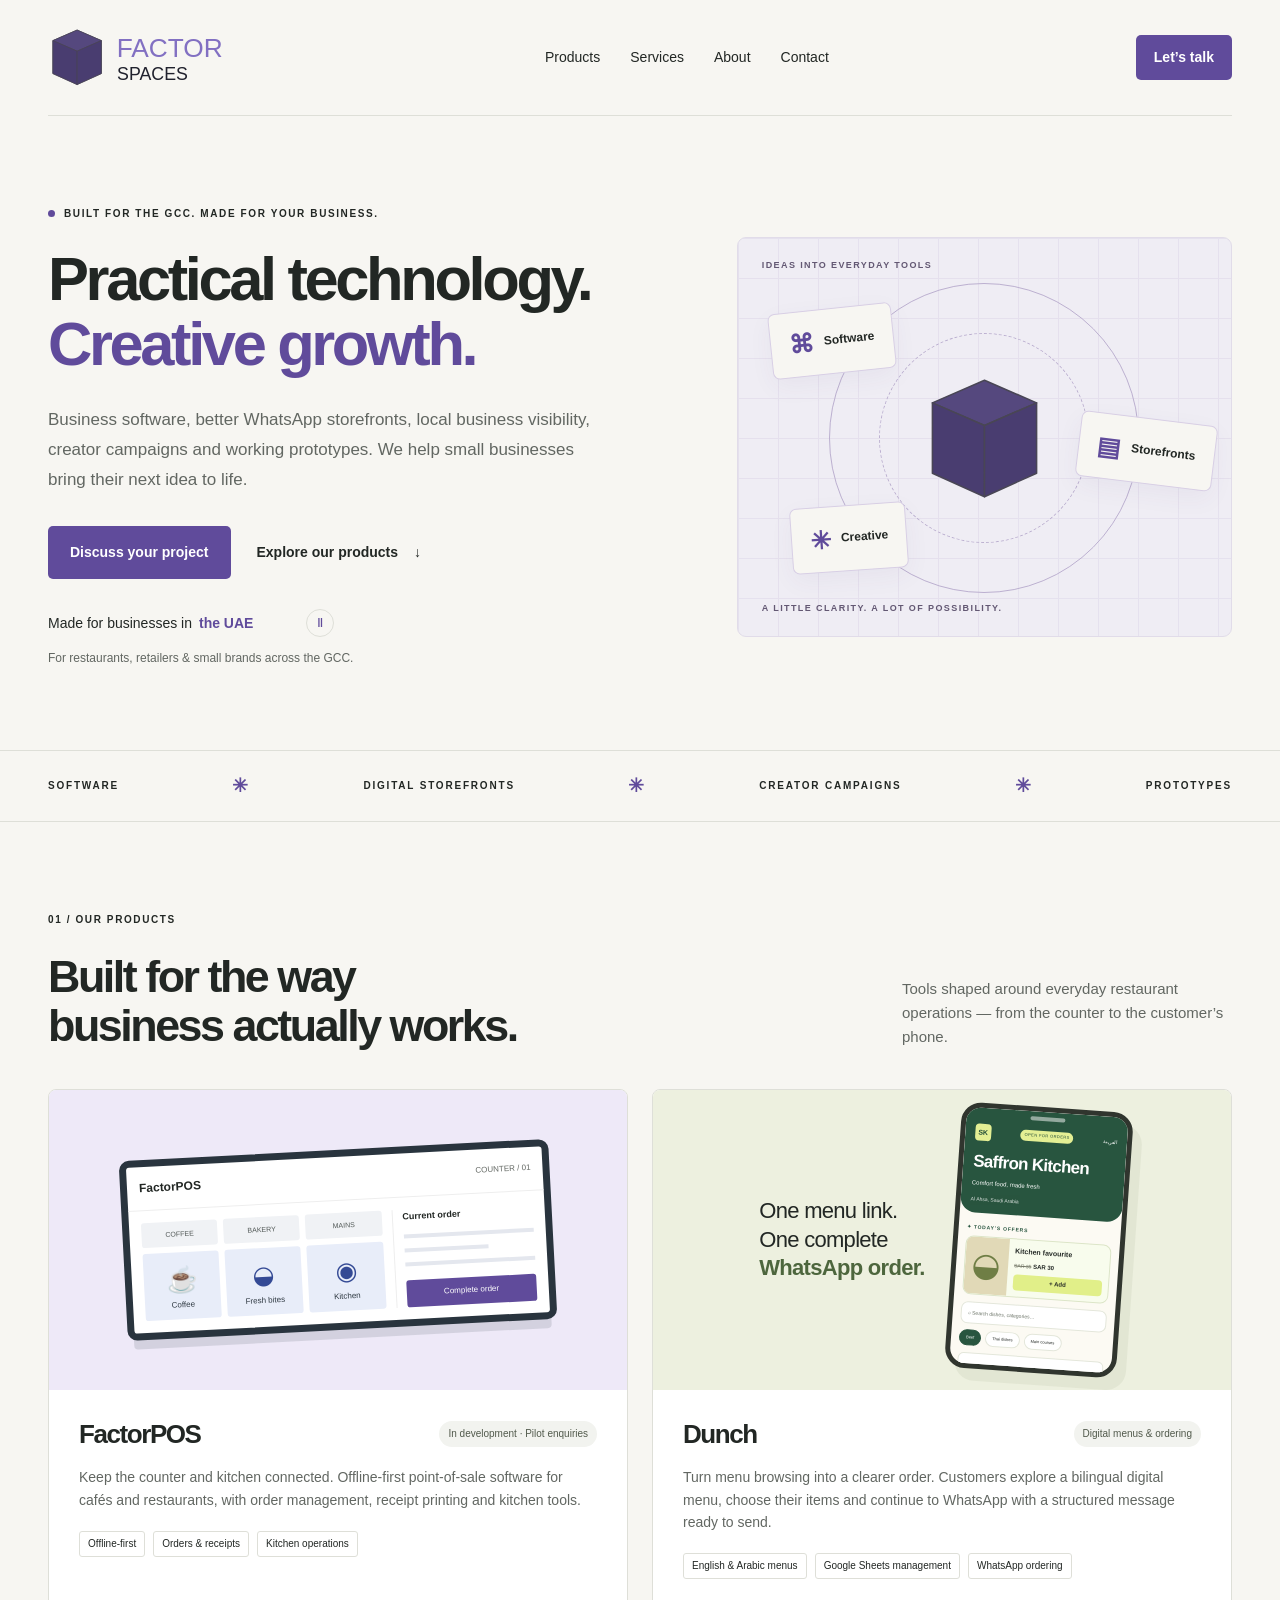
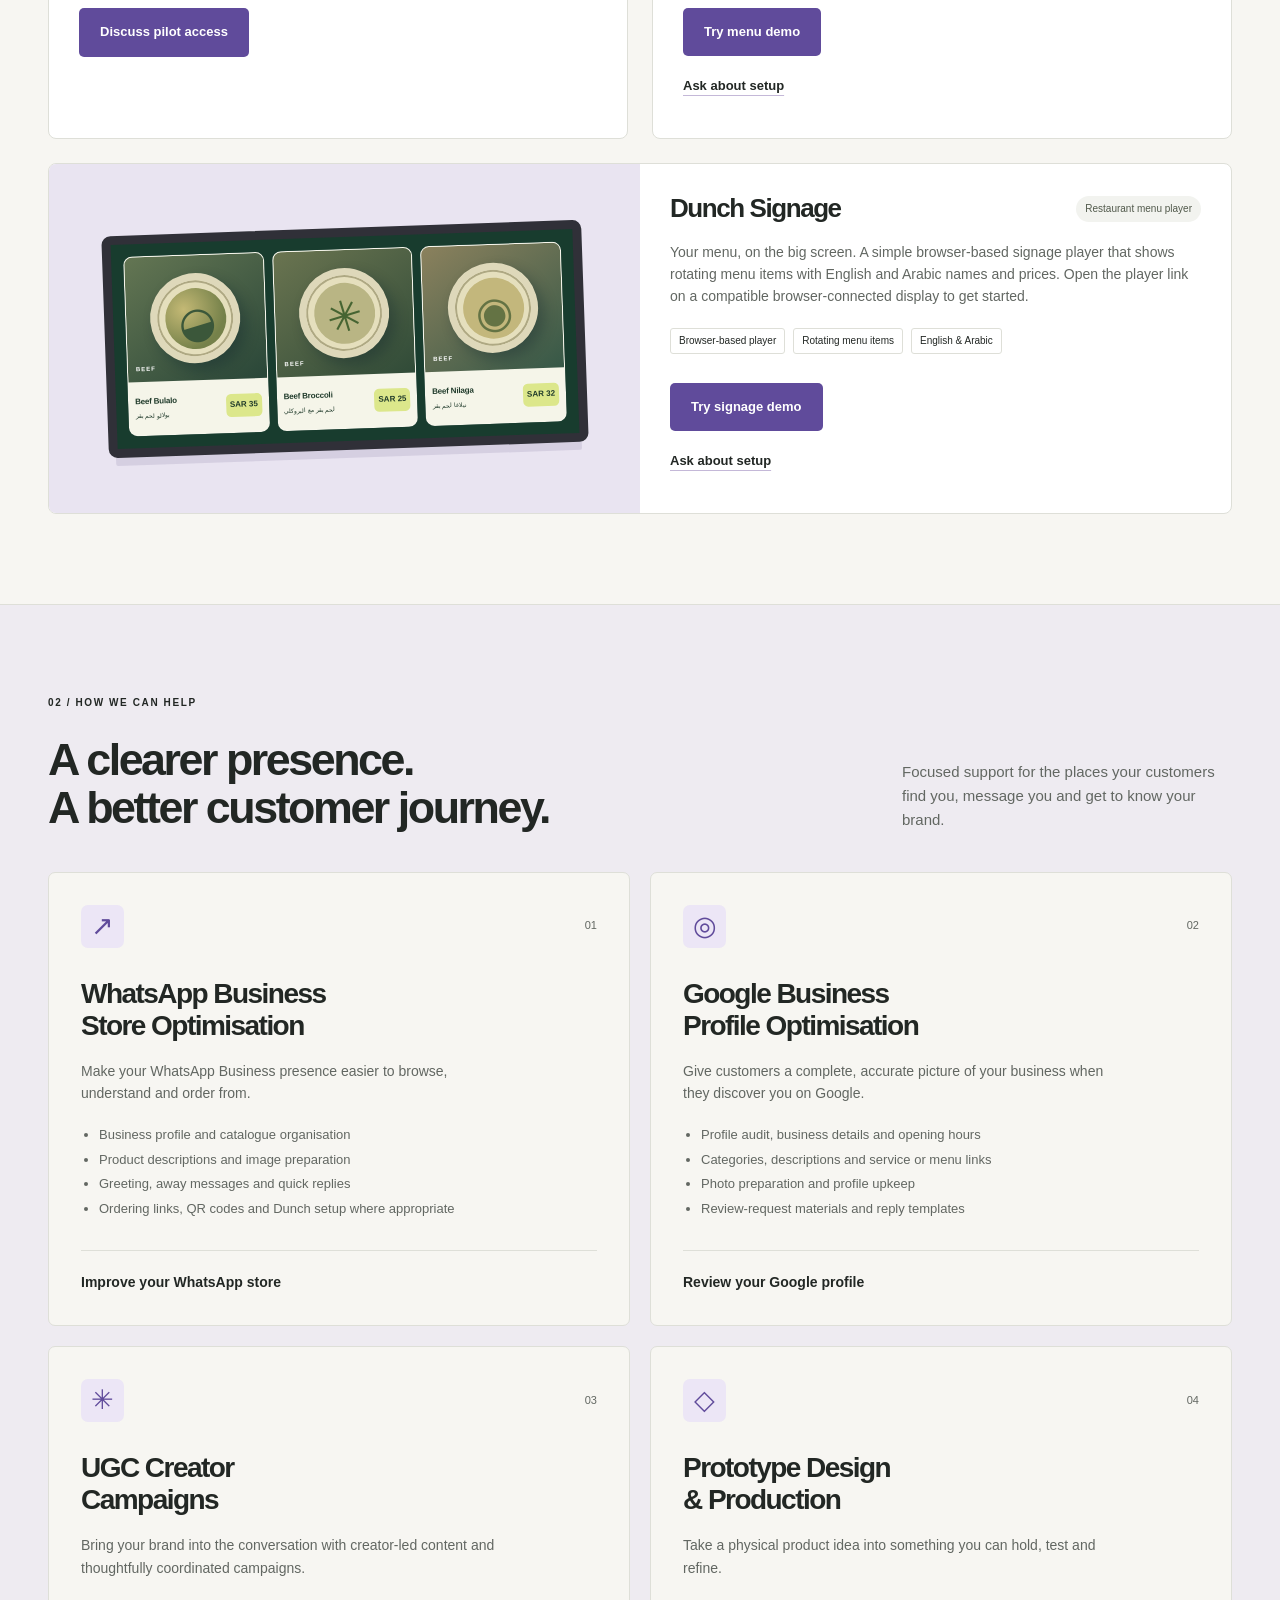
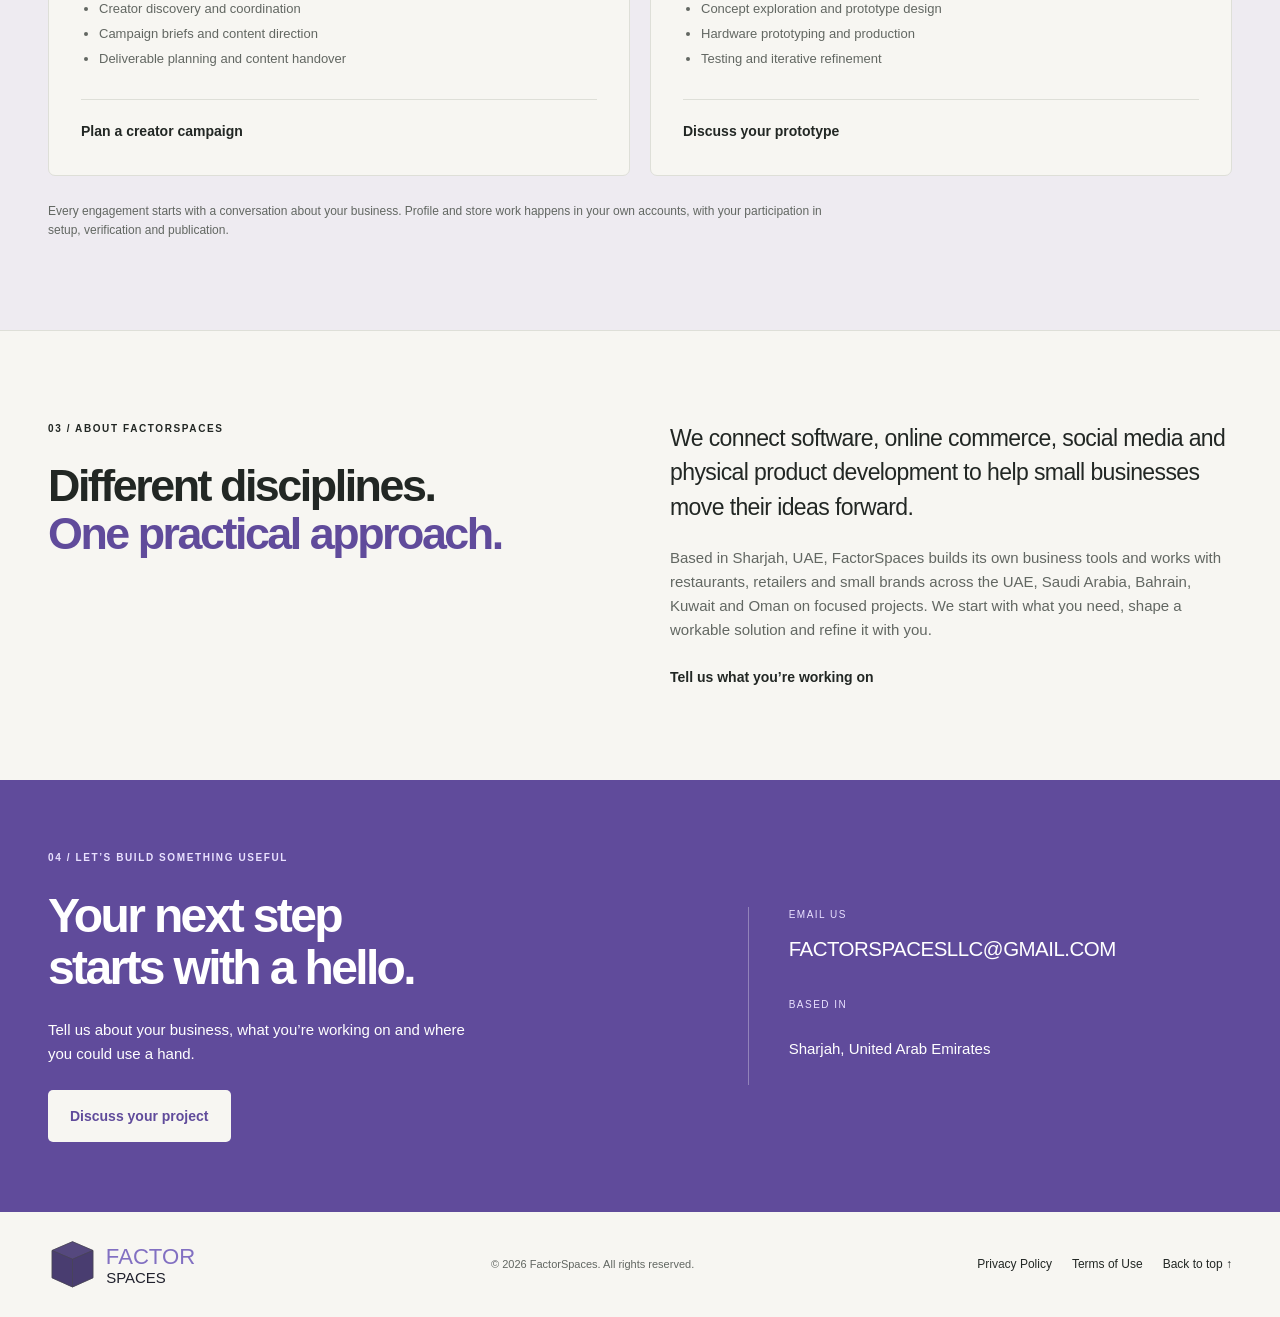
<file: index.html>
<!DOCTYPE html>
<html lang="en">
<head>
  <meta charset="UTF-8">
  <meta name="viewport" content="width=device-width, initial-scale=1">
  <meta name="theme-color" content="#f7f6f2">
  <title>FactorSpaces | Practical technology. Creative growth.</title>
  <meta name="description" content="FactorSpaces helps GCC restaurants, retailers and small brands with business software, WhatsApp storefronts, Google Business Profiles, creator campaigns and prototypes.">
  <link rel="canonical" href="https://www.factorspaces.com/">
  <meta property="og:type" content="website">
  <meta property="og:title" content="FactorSpaces | Practical technology. Creative growth.">
  <meta property="og:description" content="Business software, better digital storefronts, creator campaigns and working prototypes. Built around your business across the GCC.">
  <meta property="og:url" content="https://www.factorspaces.com/">
  <meta property="og:site_name" content="FactorSpaces">
  <meta name="twitter:card" content="summary">
  <meta name="twitter:title" content="FactorSpaces | Practical technology. Creative growth.">
  <meta name="twitter:description" content="Software, storefronts, creator campaigns and prototypes for GCC small businesses.">
  <link rel="icon" type="image/svg+xml" href="assets/factorspaces-cube.svg">
  <link rel="stylesheet" href="style.css?v=8a98887b96">
</head>
<body>
  <a class="skip-link" href="#main">Skip to content</a>
  <header class="site-header wrap">
    <a class="brand" href="#home" aria-label="FactorSpaces home"><img class="brand-logo" src="assets/factorspaces-logo.svg" alt="FactorSpaces" width="470" height="145"></a>
    <nav aria-label="Main navigation"><a href="#products">Products</a><a href="#services">Services</a><a href="#about">About</a><a href="#contact">Contact</a></nav>
    <a class="button small header-cta" href="mailto:factorspacesllc@gmail.com?subject=FactorSpaces%20project%20enquiry">Let’s talk</a>
  </header>
  <main id="main">
    <section id="home" class="hero wrap">
      <div class="hero-copy"><p class="eyebrow"><span class="dot"></span> BUILT FOR THE GCC. MADE FOR YOUR BUSINESS.</p><h1>Practical technology.<br><em>Creative growth.</em></h1><p class="intro">Business software, better WhatsApp storefronts, local business visibility, creator campaigns and working prototypes. We help small businesses bring their next idea to life.</p><div class="hero-actions"><a class="button" href="mailto:factorspacesllc@gmail.com?subject=FactorSpaces%20project%20enquiry">Discuss your project</a><a class="text-link" href="#products">Explore our products <span aria-hidden="true">↓</span></a></div><div class="market-showcase"><p class="market-line">Made for businesses in <strong id="market-name">the UAE</strong><span class="market-controls" hidden><button id="market-toggle" type="button" aria-label="Pause country rotation">Ⅱ</button></span></p><p class="hero-note">For restaurants, retailers &amp; small brands across the GCC.</p></div></div>
      <div class="hero-art" role="img" aria-label="Illustration connecting a business storefront, software, and creative ideas">
        <div class="art-grid"></div><div class="orbit orbit-one"></div><div class="orbit orbit-two"></div><span class="art-label top-label">IDEAS INTO EVERYDAY TOOLS</span><div class="art-tile tile-software"><span class="tile-symbol">⌘</span><span>Software</span></div><div class="art-center"><img class="hero-cube" src="assets/factorspaces-cube.svg" alt="" width="144" height="154"></div><div class="art-tile tile-store"><span class="tile-symbol">▤</span><span>Storefronts</span></div><div class="art-tile tile-create"><span class="tile-symbol">✳</span><span>Creative</span></div><span class="art-label bottom-label">A LITTLE CLARITY. A LOT OF POSSIBILITY.</span>
      </div>
    </section>
    <div class="capability-strip"><div class="wrap"><span>SOFTWARE</span><span aria-hidden="true">✳</span><span>DIGITAL STOREFRONTS</span><span aria-hidden="true">✳</span><span>CREATOR CAMPAIGNS</span><span aria-hidden="true">✳</span><span>PROTOTYPES</span></div></div>
    <section id="products" class="section wrap">
      <div class="section-heading"><div><p class="eyebrow">01 / OUR PRODUCTS</p><h2>Built for the way<br>business actually works.</h2></div><p>Tools shaped around everyday restaurant operations — from the counter to the customer’s phone.</p></div>
      <div class="product-grid">
        <article class="product-card"><div class="product-visual pos-visual"><div class="mock-pos" aria-hidden="true"><div class="mock-top"><strong>FactorPOS</strong><span>COUNTER / 01</span></div><div class="pos-body"><div class="pos-items"><span>COFFEE</span><span>BAKERY</span><span>MAINS</span><span class="food-tile">☕<small>Coffee</small></span><span class="food-tile">◒<small>Fresh bites</small></span><span class="food-tile">◉<small>Kitchen</small></span></div><div class="pos-order"><b>Current order</b><div class="mock-line"></div><div class="mock-line short"></div><div class="mock-line"></div><span class="mock-pay">Complete order</span></div></div></div></div><div class="product-copy"><div class="product-title"><h3>FactorPOS</h3><span class="status">In development · Pilot enquiries</span></div><p>Keep the counter and kitchen connected. Offline-first point-of-sale software for cafés and restaurants, with order management, receipt printing and kitchen tools.</p><div class="tags"><span>Offline-first</span><span>Orders &amp; receipts</span><span>Kitchen operations</span></div><div class="product-actions"><a class="button product-cta" href="mailto:factorspacesllc@gmail.com?subject=FactorPOS%20pilot%20enquiry">Discuss pilot access</a></div></div></article>
        <article class="product-card"><div class="product-visual dunch-visual"><span class="dunch-side">One menu link.<br>One complete<br><strong>WhatsApp order.</strong></span><div class="mock-phone menu-inspired" aria-hidden="true"><div class="phone-speaker"></div><div class="menu-preview-header"><div class="menu-preview-top"><span>SK</span><small>OPEN FOR ORDERS</small><span>العربية</span></div><b>Saffron Kitchen</b><p>Comfort food, made fresh</p><span class="menu-preview-location">Al Ahsa, Saudi Arabia</span></div><div class="menu-preview-content"><small class="menu-offer-label">✦ TODAY’S OFFERS</small><div class="menu-preview-offer"><span class="menu-dish">◒</span><div><b>Kitchen favourite</b><small><s>SAR 35</s> <strong>SAR 30</strong></small><span class="menu-add">+ Add</span></div></div><div class="menu-preview-search">⌕ Search dishes, categories…</div><div class="menu-preview-chips"><span>Beef</span><span>Thai dishes</span><span>Main courses</span></div><div class="menu-preview-item"><span>◉</span><div><b>Fresh from the kitchen</b><small>SAR 25</small></div><span class="menu-item-add">+</span></div></div></div></div><div class="product-copy"><div class="product-title"><h3>Dunch</h3><span class="status">Digital menus &amp; ordering</span></div><p>Turn menu browsing into a clearer order. Customers explore a bilingual digital menu, choose their items and continue to WhatsApp with a structured message ready to send.</p><div class="tags"><span>English &amp; Arabic menus</span><span>Google Sheets management</span><span>WhatsApp ordering</span></div><div class="product-actions"><a class="button product-cta" href="https://dunch.vercel.app/dunch" target="_blank" rel="noopener noreferrer">Try menu demo<span class="sr-only"> (opens in a new tab)</span></a><a class="text-link" href="mailto:factorspacesllc@gmail.com?subject=Dunch%20setup%20enquiry">Ask about setup</a></div></div></article>
        <article class="product-card signage-card"><div class="product-visual signage-visual"><div class="mock-screen signage-inspired" aria-hidden="true"><div class="signage-menu"><div class="signage-dish-card"><div class="signage-dish-art dish-one"><span class="dish-plate"><span>◒</span></span><small>BEEF</small></div><div class="signage-dish-info"><div><b>Beef Bulalo</b><span lang="ar" dir="rtl">بولالو لحم بقر</span></div><strong>SAR 35</strong></div></div><div class="signage-dish-card"><div class="signage-dish-art dish-two"><span class="dish-plate"><span>✳</span></span><small>BEEF</small></div><div class="signage-dish-info"><div><b>Beef Broccoli</b><span lang="ar" dir="rtl">لحم بقر مع البروكلي</span></div><strong>SAR 25</strong></div></div><div class="signage-dish-card"><div class="signage-dish-art dish-three"><span class="dish-plate"><span>◉</span></span><small>BEEF</small></div><div class="signage-dish-info"><div><b>Beef Nilaga</b><span lang="ar" dir="rtl">نيلاغا لحم بقر</span></div><strong>SAR 32</strong></div></div></div></div></div><div class="product-copy"><div class="product-title"><h3>Dunch Signage</h3><span class="status">Restaurant menu player</span></div><p>Your menu, on the big screen. A simple browser-based signage player that shows rotating menu items with English and Arabic names and prices. Open the player link on a compatible browser-connected display to get started.</p><div class="tags"><span>Browser-based player</span><span>Rotating menu items</span><span>English &amp; Arabic</span></div><div class="product-actions"><a class="button product-cta" href="https://dunch.vercel.app/player/dunch" target="_blank" rel="noopener noreferrer">Try signage demo<span class="sr-only"> (opens in a new tab)</span></a><a class="text-link" href="mailto:factorspacesllc@gmail.com?subject=Dunch%20Signage%20setup%20enquiry">Ask about setup</a></div></div></article>
      </div>
    </section>
    <section id="services" class="section services-section"><div class="wrap"><div class="section-heading"><div><p class="eyebrow">02 / HOW WE CAN HELP</p><h2>A clearer presence.<br>A better customer journey.</h2></div><p>Focused support for the places your customers find you, message you and get to know your brand.</p></div><div class="service-grid">
      <article class="service-card"><div class="service-top"><span class="service-icon" aria-hidden="true">↗</span><span class="service-number">01</span></div><h3>WhatsApp Business<br>Store Optimisation</h3><p>Make your WhatsApp Business presence easier to browse, understand and order from.</p><ul><li>Business profile and catalogue organisation</li><li>Product descriptions and image preparation</li><li>Greeting, away messages and quick replies</li><li>Ordering links, QR codes and Dunch setup where appropriate</li></ul><a class="text-link" href="mailto:factorspacesllc@gmail.com?subject=WhatsApp%20Business%20store%20optimisation%20enquiry">Improve your WhatsApp store</a></article>
      <article class="service-card"><div class="service-top"><span class="service-icon" aria-hidden="true">◎</span><span class="service-number">02</span></div><h3>Google Business<br>Profile Optimisation</h3><p>Give customers a complete, accurate picture of your business when they discover you on Google.</p><ul><li>Profile audit, business details and opening hours</li><li>Categories, descriptions and service or menu links</li><li>Photo preparation and profile upkeep</li><li>Review-request materials and reply templates</li></ul><a class="text-link" href="mailto:factorspacesllc@gmail.com?subject=Google%20Business%20Profile%20optimisation%20enquiry">Review your Google profile</a></article>
      <article class="service-card"><div class="service-top"><span class="service-icon" aria-hidden="true">✳</span><span class="service-number">03</span></div><h3>UGC Creator<br>Campaigns</h3><p>Bring your brand into the conversation with creator-led content and thoughtfully coordinated campaigns.</p><ul><li>Creator discovery and coordination</li><li>Campaign briefs and content direction</li><li>Deliverable planning and content handover</li></ul><a class="text-link" href="mailto:factorspacesllc@gmail.com?subject=UGC%20creator%20campaign%20enquiry">Plan a creator campaign</a></article>
      <article class="service-card"><div class="service-top"><span class="service-icon" aria-hidden="true">◇</span><span class="service-number">04</span></div><h3>Prototype Design<br>&amp; Production</h3><p>Take a physical product idea into something you can hold, test and refine.</p><ul><li>Concept exploration and prototype design</li><li>Hardware prototyping and production</li><li>Testing and iterative refinement</li></ul><a class="text-link" href="mailto:factorspacesllc@gmail.com?subject=Prototype%20design%20and%20production%20enquiry">Discuss your prototype</a></article>
    </div><p class="service-note">Every engagement starts with a conversation about your business. Profile and store work happens in your own accounts, with your participation in setup, verification and publication.</p></div></section>
    <section id="about" class="section wrap about-section"><div><p class="eyebrow">03 / ABOUT FACTORSPACES</p><h2>Different disciplines.<br><em>One practical approach.</em></h2></div><div class="about-copy"><p class="large-copy">We connect software, online commerce, social media and physical product development to help small businesses move their ideas forward.</p><p>Based in Sharjah, UAE, FactorSpaces builds its own business tools and works with restaurants, retailers and small brands across the UAE, Saudi Arabia, Bahrain, Kuwait and Oman on focused projects. We start with what you need, shape a workable solution and refine it with you.</p><a class="text-link" href="mailto:factorspacesllc@gmail.com?subject=Working%20with%20FactorSpaces">Tell us what you’re working on</a></div></section>
    <section id="contact" class="contact-section"><div class="wrap contact-inner"><div><p class="eyebrow">04 / LET’S BUILD SOMETHING USEFUL</p><h2>Your next step<br>starts with a hello.</h2><p>Tell us about your business, what you’re working on and where you could use a hand.</p><a class="button light" href="mailto:factorspacesllc@gmail.com?subject=FactorSpaces%20project%20enquiry">Discuss your project</a></div><div class="contact-details"><span>EMAIL US</span><a href="mailto:factorspacesllc@gmail.com?subject=FactorSpaces%20general%20enquiry">FACTORSPACESLLC@GMAIL.COM</a><span>BASED IN</span><p>Sharjah, United Arab Emirates</p></div></div></section>
  </main>
  <footer class="wrap"><a class="brand" href="#home"><img class="brand-logo" src="assets/factorspaces-logo.svg" alt="FactorSpaces" width="470" height="145"></a><p>© 2026 FactorSpaces. All rights reserved.</p><nav class="legal-links" aria-label="Footer navigation"><a href="privacy.html">Privacy Policy</a><a href="terms.html">Terms of Use</a><a href="#home">Back to top ↑</a></nav></footer>
  <dialog id="contact-dialog" aria-labelledby="contact-title"><button class="dialog-close" type="button" aria-label="Close enquiry form">×</button><p class="eyebrow">LET’S TALK</p><h2 id="contact-title">Tell us about your project</h2><p>Share a few details so we can get back to you.</p><form id="enquiry-form" action="https://formsubmit.co/factorspacesllc@gmail.com" method="POST"><input type="hidden" name="_subject" value="FactorSpaces website enquiry"><input type="hidden" name="_next" value="https://www.factorspaces.com/thanks.html"><input type="hidden" name="_template" value="table"><input type="hidden" name="_url" value="https://www.factorspaces.com/"><label>Your name<input name="name" autocomplete="name" required maxlength="120"></label><label>Email address<input name="email" type="email" autocomplete="email" required maxlength="254"></label><label>Business name <span>(optional)</span><input name="company" autocomplete="organization" maxlength="160"></label><label>What can we help with?<select name="service" required><option value="General enquiry">General enquiry</option><option>FactorPOS pilot</option><option>Dunch menu setup</option><option>Dunch Signage setup</option><option>WhatsApp Business optimisation</option><option>Google Business Profile optimisation</option><option>UGC creator campaign</option><option>Prototype design and production</option></select></label><label>Your message<textarea name="message" rows="4" required minlength="10" maxlength="5000" placeholder="What are you working on, and how can we help?"></textarea></label><div class="form-trap" aria-hidden="true"><label>Leave this empty<input name="_honey" tabindex="-1" autocomplete="off"></label></div><p class="form-privacy">Your details are sent through FormSubmit to our inbox to respond to your enquiry. See our <a href="privacy.html" target="_blank" rel="noopener">Privacy Policy<span class="sr-only"> (opens in a new tab)</span></a>. Please don’t include passwords or sensitive documents.</p><button class="button form-submit" type="submit">Send enquiry</button><p id="form-status" role="status">You’ll continue to FormSubmit to complete any spam check.</p></form></dialog>
  <script src="script.js?v=91b30cb90d" defer></script>
</body>
</html>
</file>
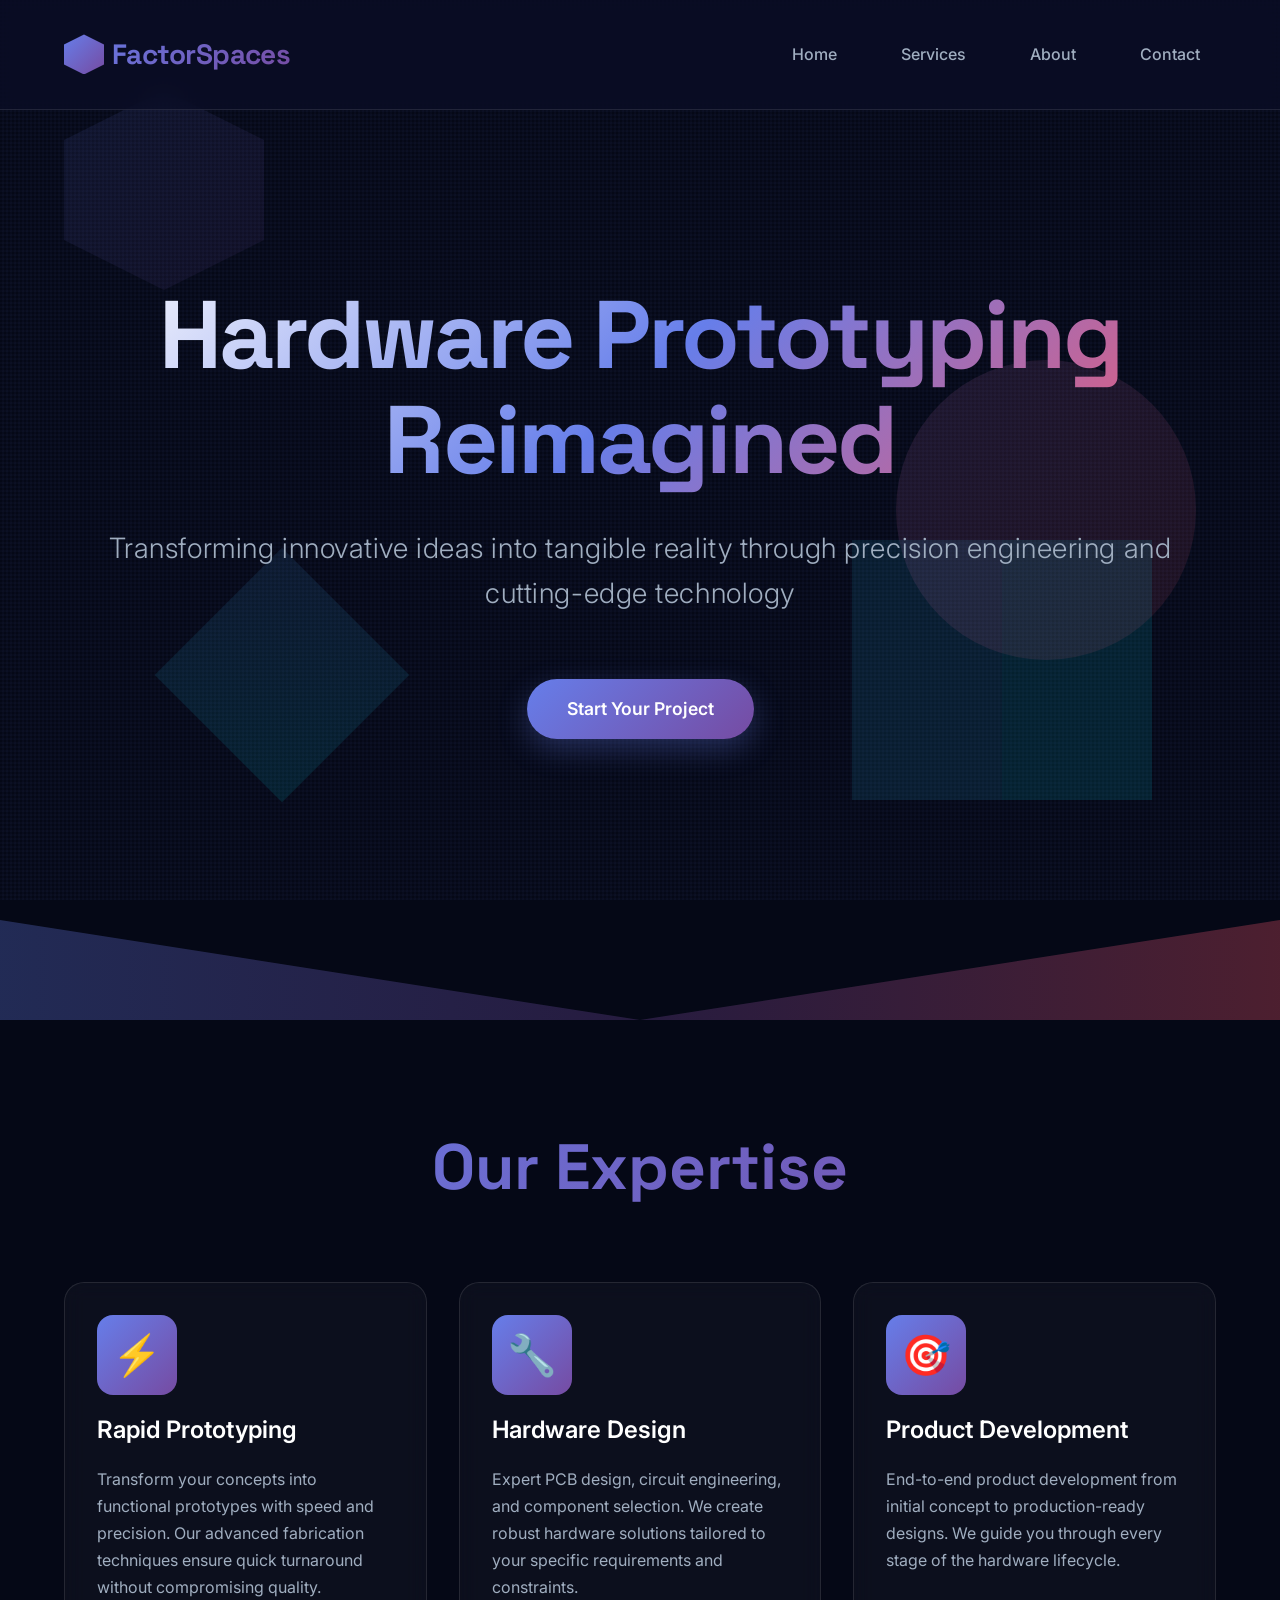
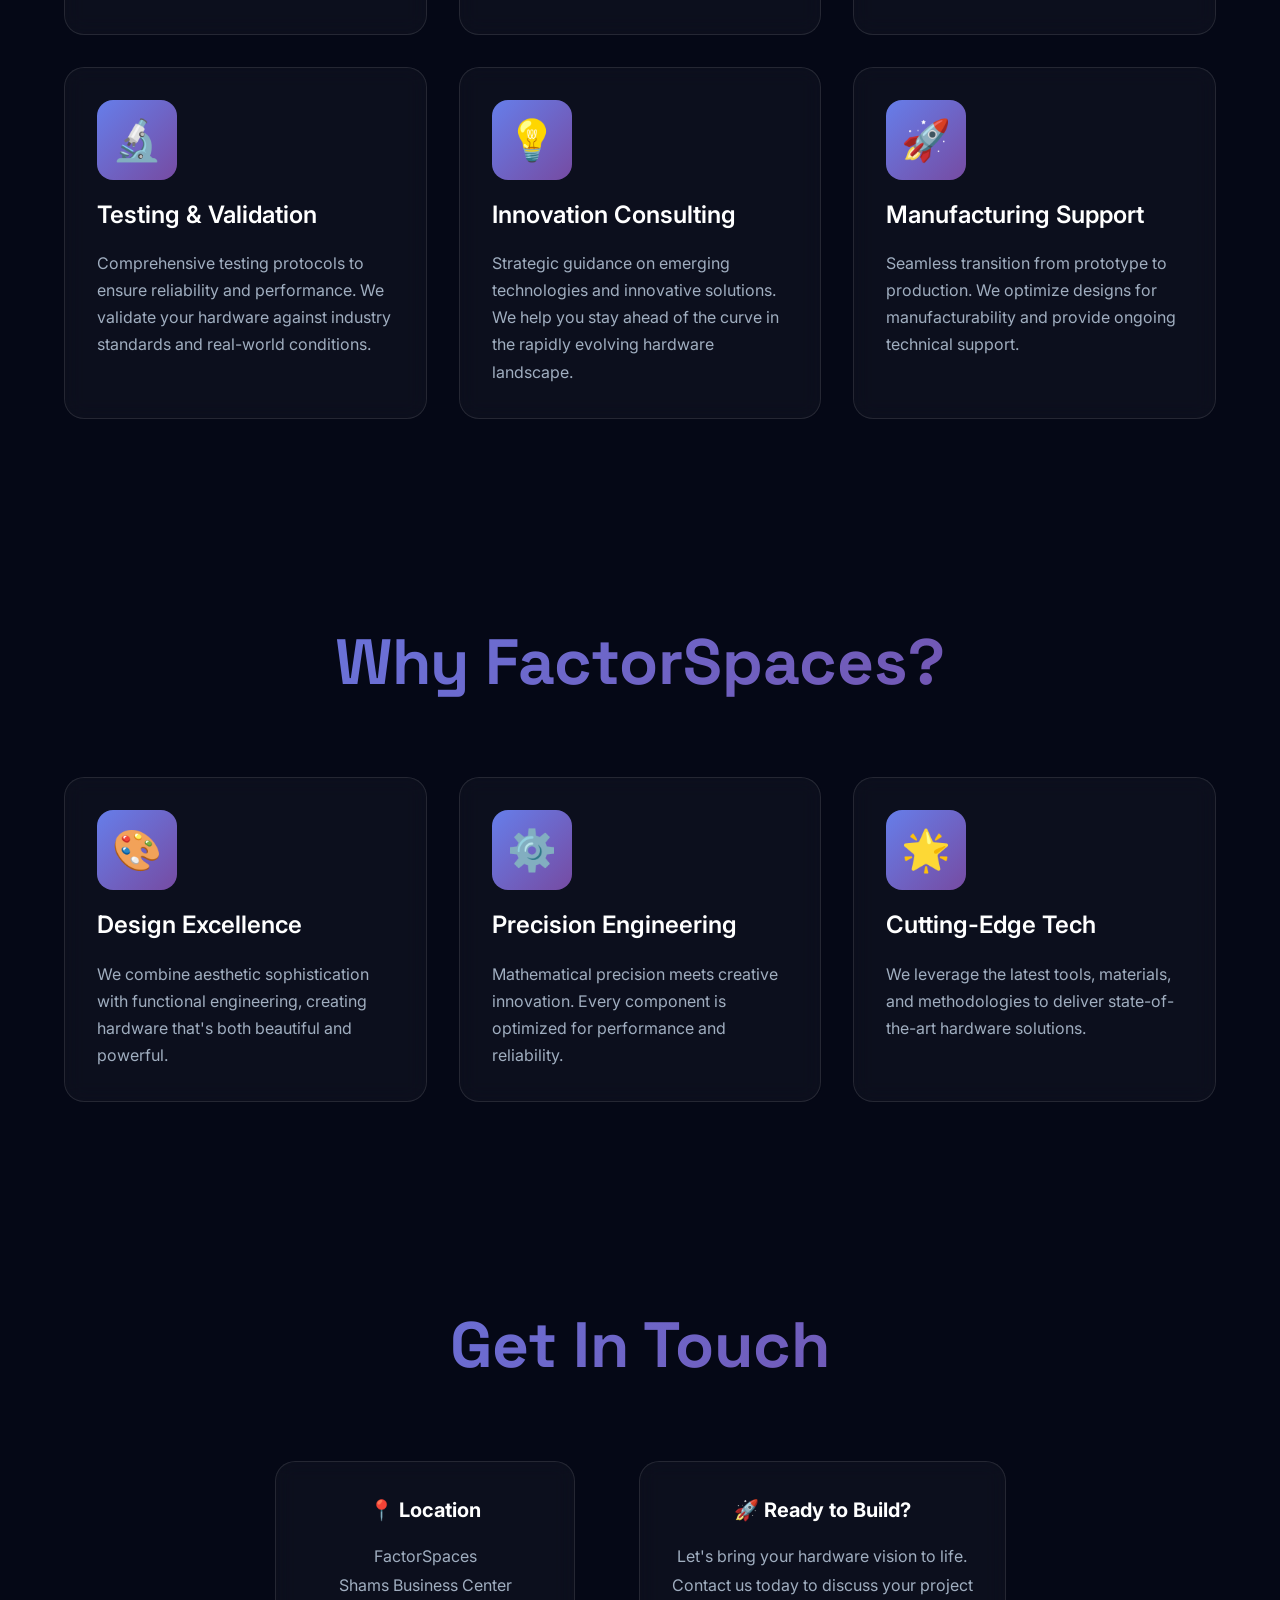
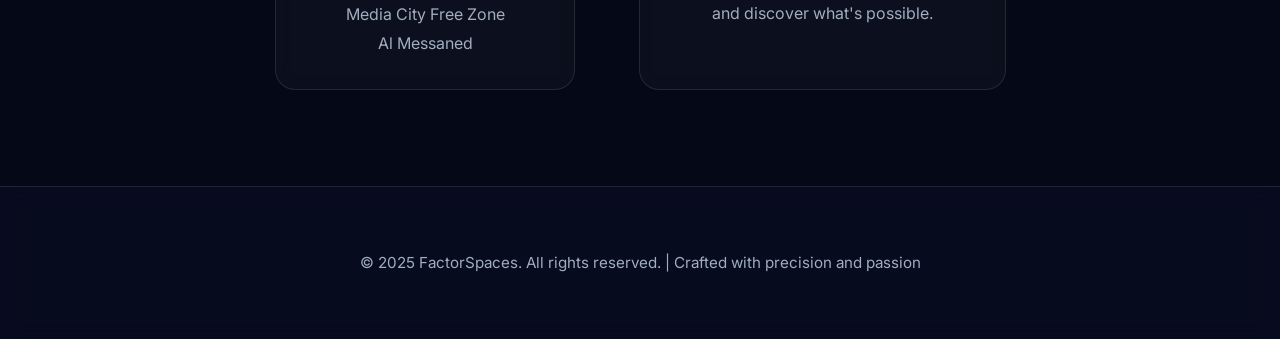
<file: public/index.html>
<!DOCTYPE html>
<html lang="en">

<head>
    <meta charset="UTF-8">
    <meta name="viewport" content="width=device-width, initial-scale=1.0">
    <meta name="description"
        content="FactorSpaces - Hardware prototyping company specializing in innovative solutions and cutting-edge technology">
    <title>FactorSpaces | Hardware Prototyping Excellence</title>

    <!-- Google Fonts -->
    <link rel="preconnect" href="https://fonts.googleapis.com">
    <link rel="preconnect" href="https://fonts.gstatic.com" crossorigin>
    <link
        href="https://fonts.googleapis.com/css2?family=Inter:wght@300;400;500;600;700;800&family=Space+Grotesk:wght@400;500;600;700&display=swap"
        rel="stylesheet">

    <!-- Stylesheet -->
    <link rel="stylesheet" href="style.css">
</head>

<body>
    <!-- Animated Geometric Background -->
    <div class="geometric-bg">
        <div class="geo-shape hexagon"></div>
        <div class="geo-shape triangle"></div>
        <div class="geo-shape circle"></div>
        <div class="geo-shape square"></div>
    </div>

    <!-- Main Content -->
    <div class="content">
        <!-- Header/Navigation -->
        <header>
            <div class="logo">
                <div class="logo-icon"></div>
                <span>FactorSpaces</span>
            </div>
            <nav>
                <ul>
                    <li><a href="#home">Home</a></li>
                    <li><a href="#services">Services</a></li>
                    <li><a href="#about">About</a></li>
                    <li><a href="#contact">Contact</a></li>
                </ul>
            </nav>
        </header>

        <!-- Hero Section -->
        <section id="home" class="hero">
            <div class="hero-content">
                <h1 class="hero-title">Hardware Prototyping<br>Reimagined</h1>
                <p class="hero-subtitle">Transforming innovative ideas into tangible reality through precision
                    engineering and cutting-edge technology</p>
                <a href="#contact" class="cta-button">Start Your Project</a>
            </div>
        </section>

        <!-- Geometric Divider -->
        <div class="geo-divider">
            <svg viewBox="0 0 1200 100" preserveAspectRatio="none">
                <defs>
                    <linearGradient id="grad1" x1="0%" y1="0%" x2="100%" y2="0%">
                        <stop offset="0%" style="stop-color:#667eea;stop-opacity:0.3" />
                        <stop offset="50%" style="stop-color:#764ba2;stop-opacity:0.3" />
                        <stop offset="100%" style="stop-color:#f5576c;stop-opacity:0.3" />
                    </linearGradient>
                </defs>
                <polygon points="0,0 600,100 1200,0 1200,100 0,100" fill="url(#grad1)" />
            </svg>
        </div>

        <!-- Services Section -->
        <section id="services" class="services">
            <h2 class="section-title">Our Expertise</h2>
            <div class="services-grid">
                <div class="service-card">
                    <div class="service-icon">⚡</div>
                    <h3>Rapid Prototyping</h3>
                    <p>Transform your concepts into functional prototypes with speed and precision. Our advanced
                        fabrication techniques ensure quick turnaround without compromising quality.</p>
                </div>

                <div class="service-card">
                    <div class="service-icon">🔧</div>
                    <h3>Hardware Design</h3>
                    <p>Expert PCB design, circuit engineering, and component selection. We create robust hardware
                        solutions tailored to your specific requirements and constraints.</p>
                </div>

                <div class="service-card">
                    <div class="service-icon">🎯</div>
                    <h3>Product Development</h3>
                    <p>End-to-end product development from initial concept to production-ready designs. We guide you
                        through every stage of the hardware lifecycle.</p>
                </div>

                <div class="service-card">
                    <div class="service-icon">🔬</div>
                    <h3>Testing & Validation</h3>
                    <p>Comprehensive testing protocols to ensure reliability and performance. We validate your hardware
                        against industry standards and real-world conditions.</p>
                </div>

                <div class="service-card">
                    <div class="service-icon">💡</div>
                    <h3>Innovation Consulting</h3>
                    <p>Strategic guidance on emerging technologies and innovative solutions. We help you stay ahead of
                        the curve in the rapidly evolving hardware landscape.</p>
                </div>

                <div class="service-card">
                    <div class="service-icon">🚀</div>
                    <h3>Manufacturing Support</h3>
                    <p>Seamless transition from prototype to production. We optimize designs for manufacturability and
                        provide ongoing technical support.</p>
                </div>
            </div>
        </section>

        <!-- About Section -->
        <section id="about" class="services">
            <h2 class="section-title">Why FactorSpaces?</h2>
            <div class="services-grid">
                <div class="service-card">
                    <div class="service-icon">🎨</div>
                    <h3>Design Excellence</h3>
                    <p>We combine aesthetic sophistication with functional engineering, creating hardware that's both
                        beautiful and powerful.</p>
                </div>

                <div class="service-card">
                    <div class="service-icon">⚙️</div>
                    <h3>Precision Engineering</h3>
                    <p>Mathematical precision meets creative innovation. Every component is optimized for performance
                        and reliability.</p>
                </div>

                <div class="service-card">
                    <div class="service-icon">🌟</div>
                    <h3>Cutting-Edge Tech</h3>
                    <p>We leverage the latest tools, materials, and methodologies to deliver state-of-the-art hardware
                        solutions.</p>
                </div>
            </div>
        </section>

        <!-- Contact Section -->
        <section id="contact" class="contact">
            <h2 class="section-title">Get In Touch</h2>
            <div class="contact-info">
                <div class="contact-card">
                    <h3>📍 Location</h3>
                    <p>
                        FactorSpaces<br>
                        Shams Business Center<br>
                        Media City Free Zone<br>
                        Al Messaned
                    </p>
                </div>

                <div class="contact-card">
                    <h3>🚀 Ready to Build?</h3>
                    <p>
                        Let's bring your hardware vision to life.<br>
                        Contact us today to discuss your project<br>
                        and discover what's possible.
                    </p>
                </div>
            </div>
        </section>

        <!-- Footer -->
        <footer>
            <p>&copy; 2025 FactorSpaces. All rights reserved. | Crafted with precision and passion</p>
        </footer>
    </div>

    <!-- Smooth Scroll Script -->
    <script>
        // Smooth scroll for navigation links
        document.querySelectorAll('a[href^="#"]').forEach(anchor => {
            anchor.addEventListener('click', function (e) {
                e.preventDefault();
                const target = document.querySelector(this.getAttribute('href'));
                if (target) {
                    target.scrollIntoView({
                        behavior: 'smooth',
                        block: 'start'
                    });
                }
            });
        });

        // Add scroll-based animations
        const observerOptions = {
            threshold: 0.1,
            rootMargin: '0px 0px -100px 0px'
        };

        const observer = new IntersectionObserver((entries) => {
            entries.forEach(entry => {
                if (entry.isIntersecting) {
                    entry.target.style.opacity = '1';
                    entry.target.style.transform = 'translateY(0)';
                }
            });
        }, observerOptions);

        // Observe service cards
        document.querySelectorAll('.service-card, .contact-card').forEach(card => {
            card.style.opacity = '0';
            card.style.transform = 'translateY(30px)';
            card.style.transition = 'opacity 0.6s ease, transform 0.6s ease';
            observer.observe(card);
        });
    </script>
</body>

</html>
</file>
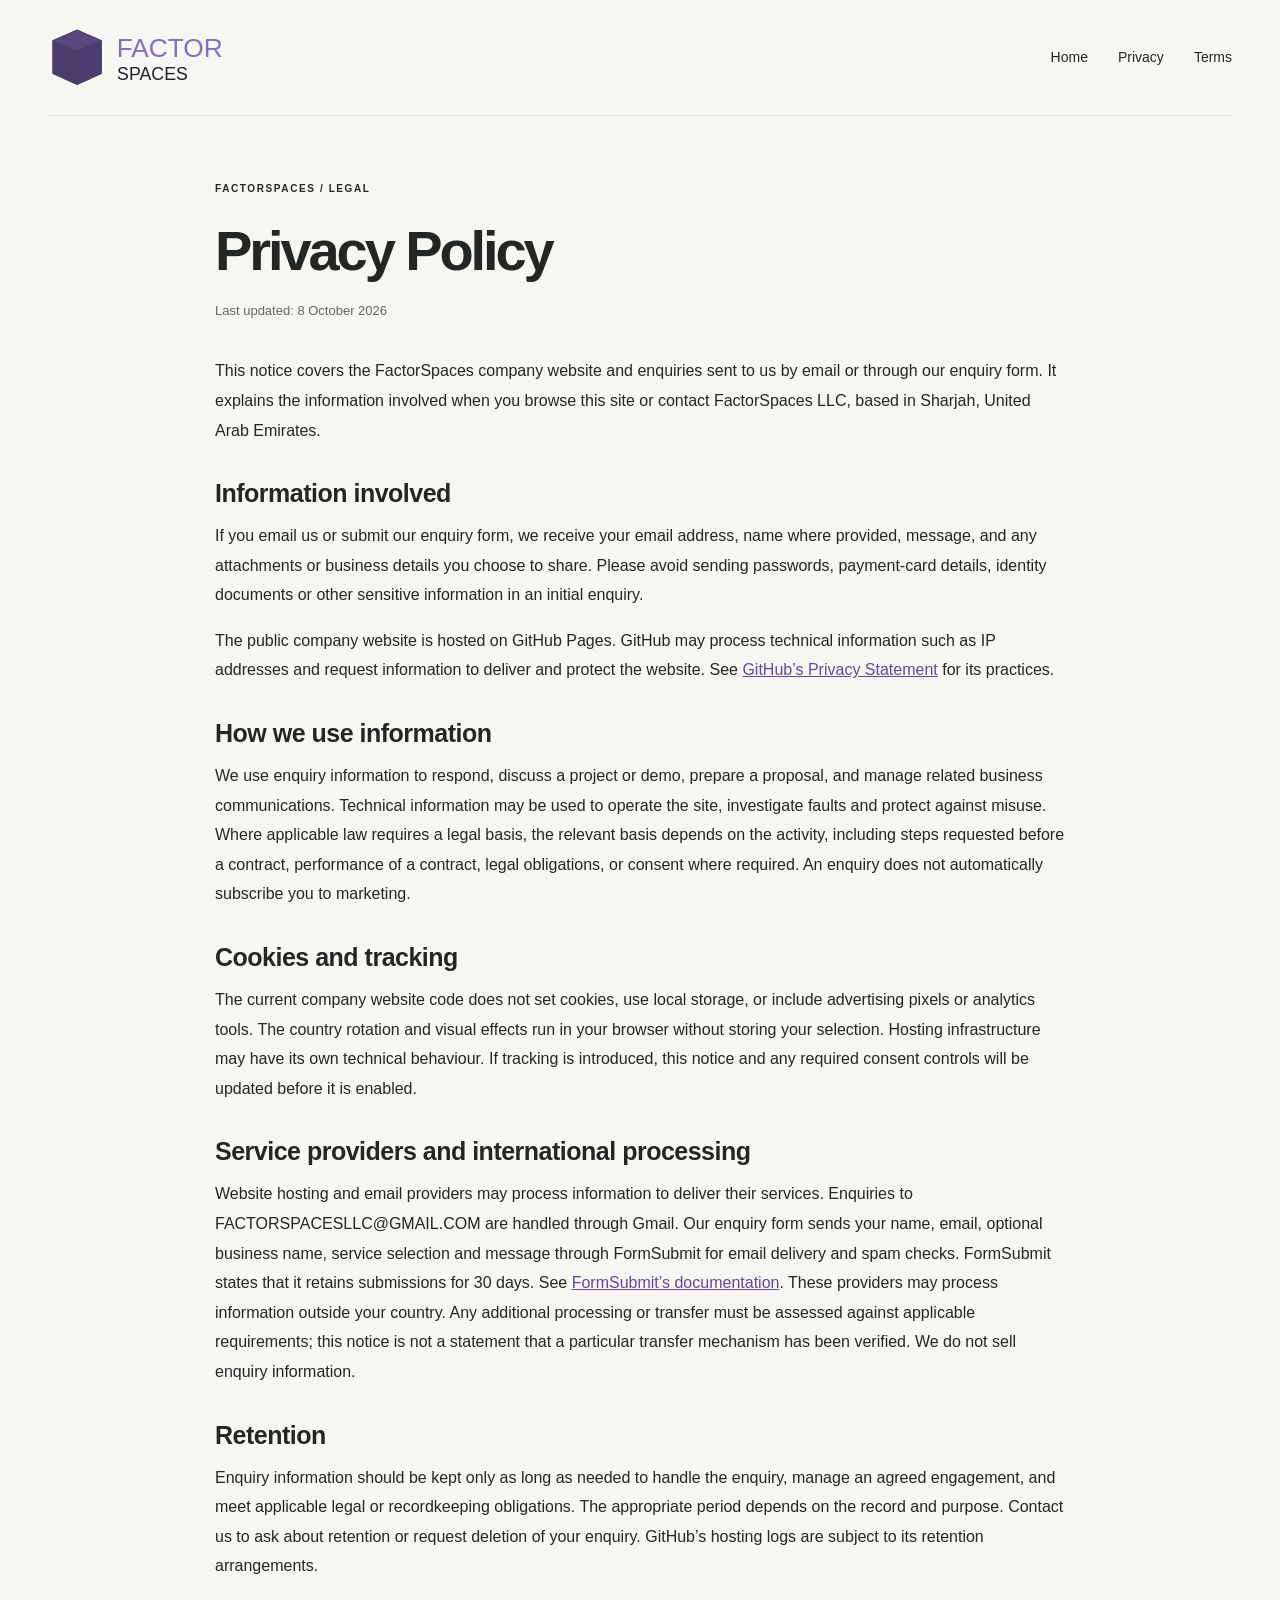
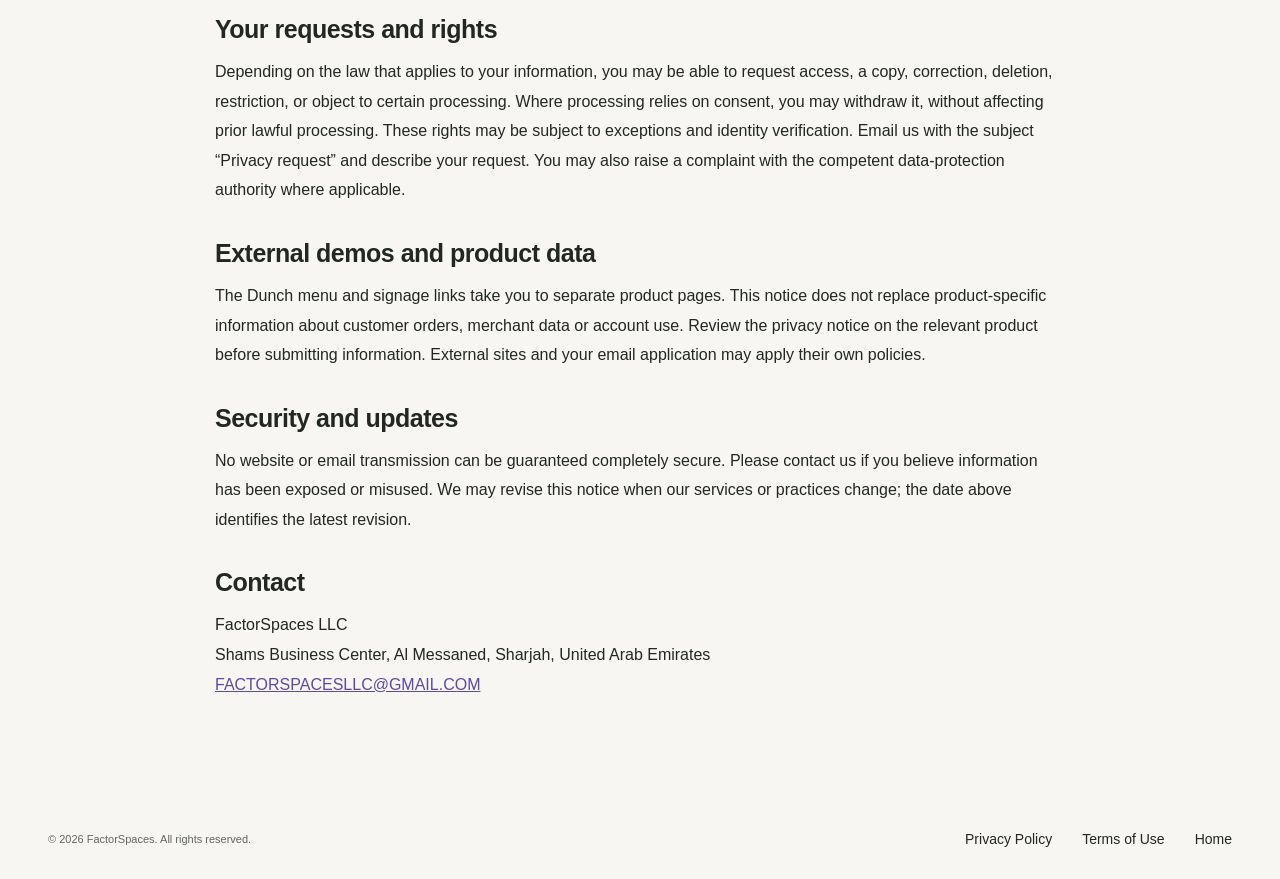
<file: privacy.html>
<!DOCTYPE html>
<html lang="en"><head><meta charset="UTF-8"><meta name="viewport" content="width=device-width, initial-scale=1"><title>Privacy Policy | FactorSpaces</title><meta name="description" content="Privacy Policy for the FactorSpaces company website and enquiries."><link rel="canonical" href="https://www.factorspaces.com/privacy.html"><link rel="icon" type="image/svg+xml" href="assets/factorspaces-cube.svg"><link rel="stylesheet" href="style.css?v=8a98887b96"></head><body><a class="skip-link" href="#main">Skip to content</a><header class="site-header wrap"><a class="brand" href="index.html"><img class="brand-logo" src="assets/factorspaces-logo.svg" alt="FactorSpaces" width="470" height="145"></a><nav aria-label="Legal navigation"><a href="index.html">Home</a><a href="privacy.html">Privacy</a><a href="terms.html">Terms</a></nav></header><main id="main" class="legal-page wrap"><p class="eyebrow">FACTORSPACES / LEGAL</p><h1>Privacy Policy</h1><p class="legal-date">Last updated: 8 October 2026</p><p>This notice covers the FactorSpaces company website and enquiries sent to us by email or through our enquiry form. It explains the information involved when you browse this site or contact FactorSpaces LLC, based in Sharjah, United Arab Emirates.</p>
<h2>Information involved</h2><p>If you email us or submit our enquiry form, we receive your email address, name where provided, message, and any attachments or business details you choose to share. Please avoid sending passwords, payment-card details, identity documents or other sensitive information in an initial enquiry.</p><p>The public company website is hosted on GitHub Pages. GitHub may process technical information such as IP addresses and request information to deliver and protect the website. See <a href="https://docs.github.com/en/site-policy/privacy-policies/github-general-privacy-statement">GitHub’s Privacy Statement</a> for its practices.</p>
<h2>How we use information</h2><p>We use enquiry information to respond, discuss a project or demo, prepare a proposal, and manage related business communications. Technical information may be used to operate the site, investigate faults and protect against misuse. Where applicable law requires a legal basis, the relevant basis depends on the activity, including steps requested before a contract, performance of a contract, legal obligations, or consent where required. An enquiry does not automatically subscribe you to marketing.</p>
<h2>Cookies and tracking</h2><p>The current company website code does not set cookies, use local storage, or include advertising pixels or analytics tools. The country rotation and visual effects run in your browser without storing your selection. Hosting infrastructure may have its own technical behaviour. If tracking is introduced, this notice and any required consent controls will be updated before it is enabled.</p>
<h2>Service providers and international processing</h2><p>Website hosting and email providers may process information to deliver their services. Enquiries to FACTORSPACESLLC@GMAIL.COM are handled through Gmail. Our enquiry form sends your name, email, optional business name, service selection and message through FormSubmit for email delivery and spam checks. FormSubmit states that it retains submissions for 30 days. See <a href="https://formsubmit.co/documentation">FormSubmit’s documentation</a>. These providers may process information outside your country. Any additional processing or transfer must be assessed against applicable requirements; this notice is not a statement that a particular transfer mechanism has been verified. We do not sell enquiry information.</p>
<h2>Retention</h2><p>Enquiry information should be kept only as long as needed to handle the enquiry, manage an agreed engagement, and meet applicable legal or recordkeeping obligations. The appropriate period depends on the record and purpose. Contact us to ask about retention or request deletion of your enquiry. GitHub’s hosting logs are subject to its retention arrangements.</p>
<h2>Your requests and rights</h2><p>Depending on the law that applies to your information, you may be able to request access, a copy, correction, deletion, restriction, or object to certain processing. Where processing relies on consent, you may withdraw it, without affecting prior lawful processing. These rights may be subject to exceptions and identity verification. Email us with the subject “Privacy request” and describe your request. You may also raise a complaint with the competent data-protection authority where applicable.</p>
<h2>External demos and product data</h2><p>The Dunch menu and signage links take you to separate product pages. This notice does not replace product-specific information about customer orders, merchant data or account use. Review the privacy notice on the relevant product before submitting information. External sites and your email application may apply their own policies.</p>
<h2>Security and updates</h2><p>No website or email transmission can be guaranteed completely secure. Please contact us if you believe information has been exposed or misused. We may revise this notice when our services or practices change; the date above identifies the latest revision.</p>
<h2>Contact</h2><p>FactorSpaces LLC<br>Shams Business Center, Al Messaned, Sharjah, United Arab Emirates<br><a href="mailto:factorspacesllc@gmail.com?subject=Privacy%20request">FACTORSPACESLLC@GMAIL.COM</a></p></main><footer class="wrap"><p>© 2026 FactorSpaces. All rights reserved.</p><nav aria-label="Footer navigation"><a href="privacy.html">Privacy Policy</a><a href="terms.html">Terms of Use</a><a href="index.html">Home</a></nav></footer></body></html>
</file>
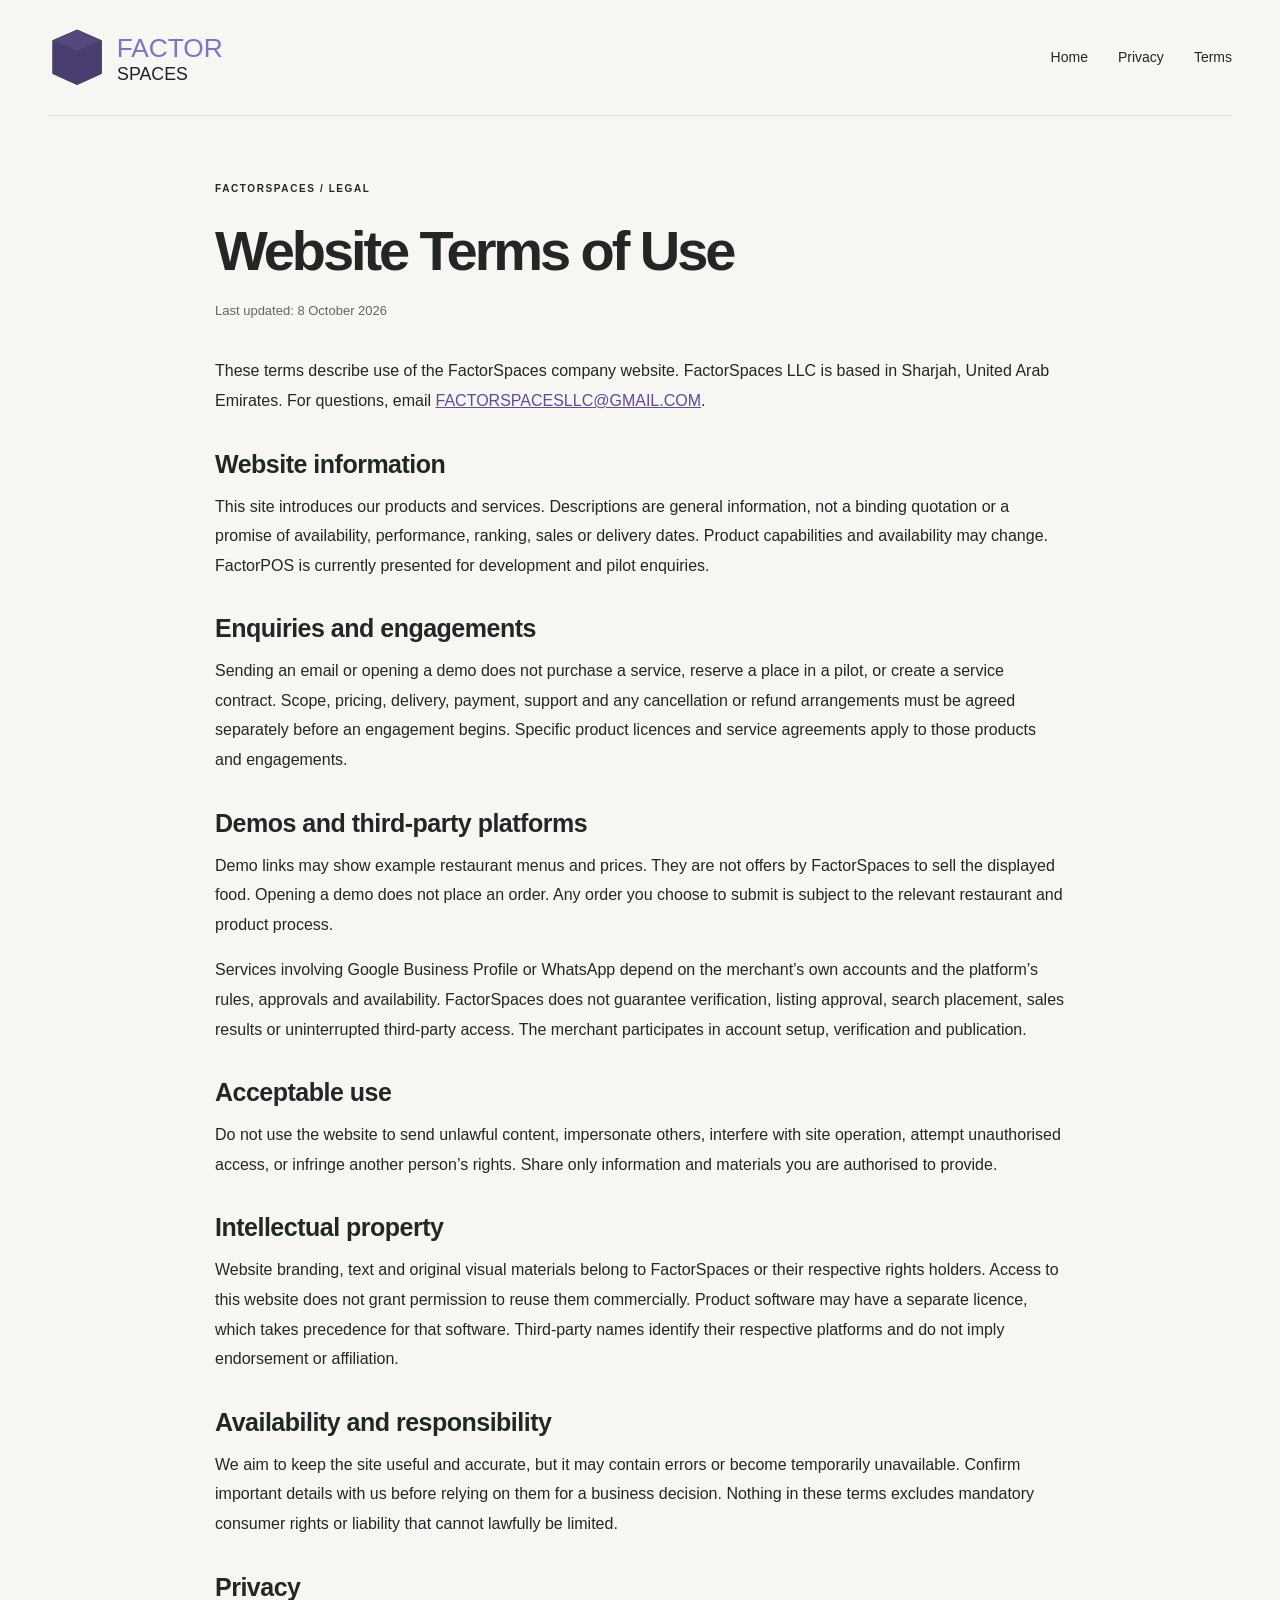
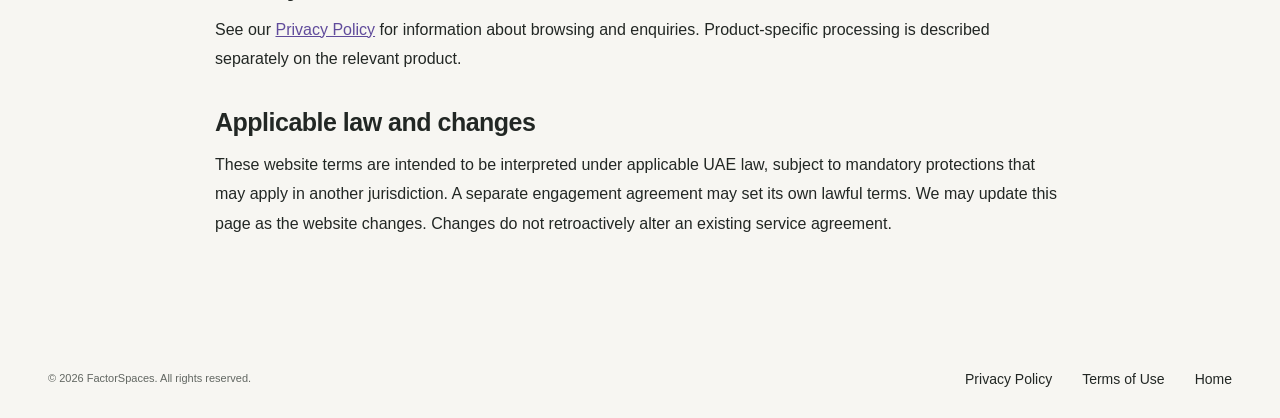
<file: terms.html>
<!DOCTYPE html>
<html lang="en"><head><meta charset="UTF-8"><meta name="viewport" content="width=device-width, initial-scale=1"><title>Website Terms of Use | FactorSpaces</title><meta name="description" content="Website Terms of Use for the FactorSpaces company website and enquiries."><link rel="canonical" href="https://www.factorspaces.com/terms.html"><link rel="icon" type="image/svg+xml" href="assets/factorspaces-cube.svg"><link rel="stylesheet" href="style.css?v=8a98887b96"></head><body><a class="skip-link" href="#main">Skip to content</a><header class="site-header wrap"><a class="brand" href="index.html"><img class="brand-logo" src="assets/factorspaces-logo.svg" alt="FactorSpaces" width="470" height="145"></a><nav aria-label="Legal navigation"><a href="index.html">Home</a><a href="privacy.html">Privacy</a><a href="terms.html">Terms</a></nav></header><main id="main" class="legal-page wrap"><p class="eyebrow">FACTORSPACES / LEGAL</p><h1>Website Terms of Use</h1><p class="legal-date">Last updated: 8 October 2026</p><p>These terms describe use of the FactorSpaces company website. FactorSpaces LLC is based in Sharjah, United Arab Emirates. For questions, email <a href="mailto:factorspacesllc@gmail.com?subject=Website%20terms%20enquiry">FACTORSPACESLLC@GMAIL.COM</a>.</p>
<h2>Website information</h2><p>This site introduces our products and services. Descriptions are general information, not a binding quotation or a promise of availability, performance, ranking, sales or delivery dates. Product capabilities and availability may change. FactorPOS is currently presented for development and pilot enquiries.</p>
<h2>Enquiries and engagements</h2><p>Sending an email or opening a demo does not purchase a service, reserve a place in a pilot, or create a service contract. Scope, pricing, delivery, payment, support and any cancellation or refund arrangements must be agreed separately before an engagement begins. Specific product licences and service agreements apply to those products and engagements.</p>
<h2>Demos and third-party platforms</h2><p>Demo links may show example restaurant menus and prices. They are not offers by FactorSpaces to sell the displayed food. Opening a demo does not place an order. Any order you choose to submit is subject to the relevant restaurant and product process.</p><p>Services involving Google Business Profile or WhatsApp depend on the merchant’s own accounts and the platform’s rules, approvals and availability. FactorSpaces does not guarantee verification, listing approval, search placement, sales results or uninterrupted third-party access. The merchant participates in account setup, verification and publication.</p>
<h2>Acceptable use</h2><p>Do not use the website to send unlawful content, impersonate others, interfere with site operation, attempt unauthorised access, or infringe another person’s rights. Share only information and materials you are authorised to provide.</p>
<h2>Intellectual property</h2><p>Website branding, text and original visual materials belong to FactorSpaces or their respective rights holders. Access to this website does not grant permission to reuse them commercially. Product software may have a separate licence, which takes precedence for that software. Third-party names identify their respective platforms and do not imply endorsement or affiliation.</p>
<h2>Availability and responsibility</h2><p>We aim to keep the site useful and accurate, but it may contain errors or become temporarily unavailable. Confirm important details with us before relying on them for a business decision. Nothing in these terms excludes mandatory consumer rights or liability that cannot lawfully be limited.</p>
<h2>Privacy</h2><p>See our <a href="privacy.html">Privacy Policy</a> for information about browsing and enquiries. Product-specific processing is described separately on the relevant product.</p>
<h2>Applicable law and changes</h2><p>These website terms are intended to be interpreted under applicable UAE law, subject to mandatory protections that may apply in another jurisdiction. A separate engagement agreement may set its own lawful terms. We may update this page as the website changes. Changes do not retroactively alter an existing service agreement.</p></main><footer class="wrap"><p>© 2026 FactorSpaces. All rights reserved.</p><nav aria-label="Footer navigation"><a href="privacy.html">Privacy Policy</a><a href="terms.html">Terms of Use</a><a href="index.html">Home</a></nav></footer></body></html>
</file>
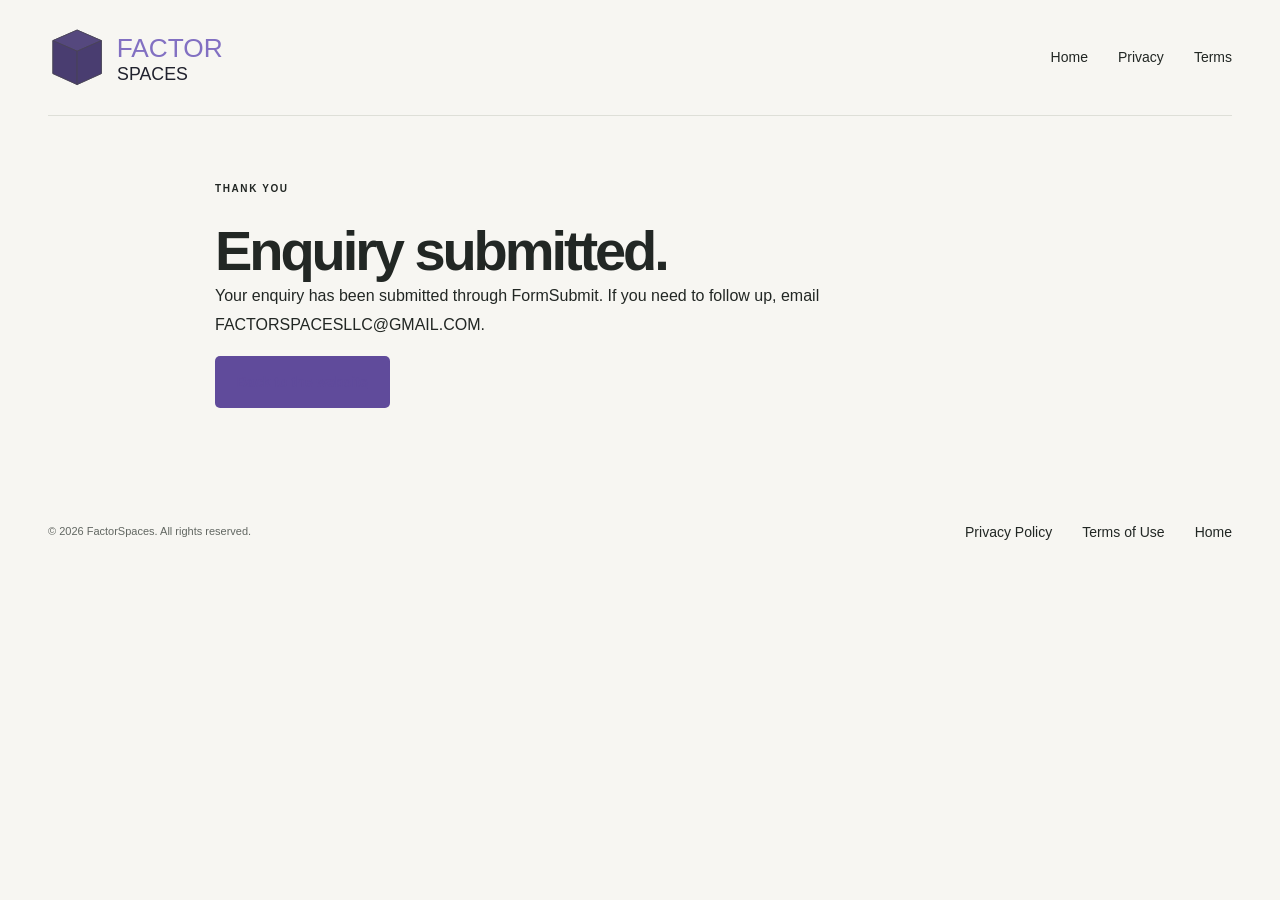
<file: thanks.html>
<!DOCTYPE html>
<html lang="en"><head><meta charset="UTF-8"><meta name="viewport" content="width=device-width, initial-scale=1"><title>Thank you | FactorSpaces</title><meta name="robots" content="noindex"><meta name="description" content="Website Terms of Use for the FactorSpaces company website and enquiries."><link rel="canonical" href="https://www.factorspaces.com/thanks.html"><link rel="icon" type="image/svg+xml" href="assets/factorspaces-cube.svg"><link rel="stylesheet" href="style.css?v=8a98887b96"></head><body><a class="skip-link" href="#main">Skip to content</a><header class="site-header wrap"><a class="brand" href="index.html"><img class="brand-logo" src="assets/factorspaces-logo.svg" alt="FactorSpaces" width="470" height="145"></a><nav aria-label="Legal navigation"><a href="index.html">Home</a><a href="privacy.html">Privacy</a><a href="terms.html">Terms</a></nav></header><main id="main" class="legal-page wrap"><p class="eyebrow">THANK YOU</p><h1>Enquiry submitted.</h1><p>Your enquiry has been submitted through FormSubmit. If you need to follow up, email FACTORSPACESLLC@GMAIL.COM.</p><a class="button" href="index.html">Back to the website</a></main><footer class="wrap"><p>© 2026 FactorSpaces. All rights reserved.</p><nav aria-label="Footer navigation"><a href="privacy.html">Privacy Policy</a><a href="terms.html">Terms of Use</a><a href="index.html">Home</a></nav></footer></body></html>
</file>
<file: style.css>
:root {
  --paper:#f7f6f2;
  --ink:#222724;
  --muted:#626762;
  --accent:#604b9b;
  --line:#dedfd8;
  --font:Arial,Helvetica,sans-serif
}
* {
  box-sizing:border-box
}
html {
  scroll-behavior:smooth;
  scroll-padding-top:28px
}
body {
  margin:0;
  background:var(--paper);
  color:var(--ink);
  font-family:var(--font);
  line-height:1.6
}
a {
  color:inherit;
  text-decoration:none
}
a:focus-visible {
  outline:3px solid var(--accent);
  outline-offset:6px;
  border-radius:3px
}
p,h1,h2,h3 {
  margin:0
}
h1,h2,h3 {
  line-height:1.08;
  letter-spacing:-.055em
}
em {
  font-style:normal;
  color:var(--accent)
}
.wrap {
  width:min(1240px,calc(100% - 96px));
  margin-inline:auto
}
.skip-link {
  position:absolute;
  top:-100px;
  left:20px;
  padding:12px;
  background:white;
  z-index:10
}
.skip-link:focus {
  top:12px
}
.site-header {
  display:flex;
  align-items:center;
  justify-content:space-between;
  padding-block:28px;
  border-bottom:1px solid var(--line);
  gap:24px
}
.brand {
  display:flex;
  align-items:center;
  gap:10px;
  font-size:22px;
  font-weight:750;
  letter-spacing:-1px
}
nav {
  display:flex;
  gap:30px;
  font-size:14px
}
nav a:hover,.text-link:hover {
  color:var(--accent)
}
.button {
  display:inline-flex;
  justify-content:space-between;
  align-items:center;
  gap:30px;
  background:var(--accent);
  color:white;
  padding:15px 22px;
  border-radius:5px;
  font-size:14px;
  font-weight:700;
  transition:background .2s
}
.button:hover {
  background:#493d70
}
.button.small {
  padding:11px 18px
}
.hero {
  display:grid;
  grid-template-columns:1.3fr 1fr;
  gap:45px;
  align-items:center;
  padding-block:90px 82px
}
.eyebrow {
  font-size:10px;
  font-weight:700;
  letter-spacing:1.6px;
  display:flex;
  align-items:center;
  gap:9px;
  margin-bottom:24px
}
.dot {
  height:7px;
  width:7px;
  border-radius:50%;
  background:var(--accent)
}
h1 {
  font-size:clamp(42px,4.8vw,68px);
  font-weight:650;
  line-height:1.07
}
.intro {
  font-size:17px;
  color:var(--muted);
  max-width:550px;
  margin-top:28px;
  line-height:1.75
}
.hero-actions {
  display:flex;
  align-items:center;
  gap:26px;
  margin-top:32px
}
.text-link {
  display:inline-flex;
  align-items:center;
  justify-content:space-between;
  gap:16px;
  font-size:14px;
  font-weight:700
}
.hero-note {
  font-size:12px;
  color:var(--muted);
  margin-top:22px
}
.hero-art {
  position:relative;
  height:400px;
  overflow:hidden;
  background:#efedf4;
  border:1px solid #e1dce9;
  border-radius:9px
}
.art-grid {
  position:absolute;
  inset:0;
  background-image:linear-gradient(#d9d2e6 1px,transparent 1px),linear-gradient(90deg,#d9d2e6 1px,transparent 1px);
  background-size:40px 40px;
  opacity:.45
}
.orbit {
  position:absolute;
  border:1px solid #bcb0d0;
  border-radius:50%;
  width:310px;
  height:310px;
  top:45px;
  left:calc(50% - 155px)
}
.orbit-two {
  width:210px;
  height:210px;
  top:95px;
  left:calc(50% - 105px);
  border-style:dashed
}
.art-label {
  position:absolute;
  left:24px;
  font-size:9px;
  letter-spacing:1.4px;
  color:#635873;
  font-weight:700
}
.top-label {
  top:20px
}
.bottom-label {
  bottom:20px
}
.art-center {
  position:absolute;
  top:145px;
  left:calc(50% - 55px);
  width:110px;
  height:110px;
  border-radius:24px;
  background:var(--accent);
  box-shadow:0 18px 40px #604b9b28;
  display:grid;
  place-items:center;
  transform:rotate(-10deg)
}
.art-tile {
  position:absolute;
  display:flex;
  align-items:center;
  gap:10px;
  padding:12px 18px;
  background:var(--paper);
  border:1px solid #d8cfe5;
  box-shadow:0 8px 24px #493d700d;
  border-radius:7px;
  font-size:12px;
  font-weight:bold
}
.tile-symbol {
  font-size:25px;
  color:var(--accent)
}
.tile-software {
  top:70px;
  left:32px;
  transform:rotate(-6deg)
}
.tile-store {
  top:180px;
  right:16px;
  transform:rotate(7deg)
}
.tile-create {
  bottom:65px;
  left:53px;
  transform:rotate(-4deg)
}
.capability-strip {
  border-block:1px solid var(--line)
}
.capability-strip .wrap {
  display:flex;
  justify-content:space-between;
  align-items:center;
  gap:20px;
  padding-block:20px;
  font-size:10px;
  font-weight:700;
  letter-spacing:1.8px
}
.capability-strip span:nth-child(even) {
  color:var(--accent);
  font-size:19px
}
.section {
  padding-block:90px
}
.section-heading {
  display:flex;
  justify-content:space-between;
  gap:50px;
  align-items:flex-end;
  margin-bottom:40px
}
h2 {
  font-size:clamp(32px,3.5vw,46px);
  font-weight:600
}
.section-heading>p {
  max-width:330px;
  color:var(--muted);
  font-size:15px
}
.product-grid {
  display:grid;
  grid-template-columns:1fr 1fr;
  gap:24px
}
.product-card {
  border:1px solid var(--line);
  border-radius:8px;
  overflow:hidden;
  background:#fff
}
.product-visual {
  height:300px;
  position:relative;
  display:flex;
  align-items:center;
  justify-content:center;
  overflow:hidden
}
.pos-visual {
  background:#eee9f8
}
.mock-pos {
  width:85%;
  max-width:430px;
  background:#fff;
  border:7px solid #29343e;
  border-radius:10px;
  box-shadow:0 15px 0 -6px #29343e22;
  transform:rotate(-3deg)
}
.mock-top {
  display:flex;
  justify-content:space-between;
  align-items:center;
  padding:12px;
  border-bottom:1px solid #eee;
  font-size:12px
}
.mock-top span {
  font-size:8px;
  color:#626762
}
.pos-body {
  display:grid;
  grid-template-columns:1.7fr 1fr;
  padding:12px;
  gap:10px
}
.pos-items {
  display:grid;
  grid-template-columns:repeat(3,1fr);
  gap:6px;
  font-size:7px;
  color:#515856
}
.pos-items>span {
  background:#f0f2f5;
  border-radius:3px;
  padding:7px;
  text-align:center
}
.pos-items .food-tile {
  font-size:25px;
  background:#e8edf9;
  color:#344a95
}
.food-tile small {
  display:block;
  font-size:8px;
  color:#303a43
}
.pos-order {
  font-size:9px;
  border-left:1px solid #eee;
  padding-left:10px;
  display:flex;
  flex-direction:column;
  gap:10px
}
.mock-line {
  height:4px;
  background:#e4e7ee;
  width:100%
}
.mock-line.short {
  width:65%
}
.mock-pay {
  background:var(--accent);
  padding:7px;
  color:white;
  text-align:center;
  border-radius:3px;
  margin-top:auto;
  font-size:8px
}
.visual-caption {
  position:absolute;
  bottom:12px;
  left:20px;
  font-size:8px;
  letter-spacing:1px;
  color:#525b70
}
.dunch-visual {
  background:#edf0df;
  gap:30px
}
.dunch-side {
  font-size:23px;
  line-height:1.3;
  letter-spacing:-.7px
}
.dunch-side strong {
  color:#4d663d;
  font-weight:600
}
.mock-phone {
  width:145px;
  height:250px;
  border:5px solid #30352e;
  border-radius:22px;
  background:#fff;
  padding:12px 9px;
  transform:rotate(6deg);
  box-shadow:10px 12px 0 #53693e12
}
.phone-speaker {
  height:4px;
  width:35px;
  background:#30352e;
  border-radius:4px;
  margin:-6px auto 13px
}
.mock-phone>b {
  font-size:23px;
  letter-spacing:-1px
}
.mock-phone>b span {
  font-size:10px;
  color:#597448
}
.mock-phone>small {
  display:block;
  font-size:6px;
  letter-spacing:1px;
  margin:4px 0
}
.phone-food {
  background:#e8ecd7;
  border-radius:7px;
  height:57px;
  display:grid;
  place-items:center;
  font-size:40px;
  color:#7a8948
}
.phone-row {
  display:flex;
  justify-content:space-between;
  padding:9px 0;
  border-bottom:1px solid #eee;
  font-size:7px
}
.phone-checkout {
  background:#365c3f;
  color:#fff;
  font-size:7px;
  text-align:center;
  padding:9px 2px;
  border-radius:4px;
  margin-top:10px
}
.product-copy {
  padding:30px
}
.product-title {
  display:flex;
  align-items:center;
  justify-content:space-between;
  gap:10px;
  flex-wrap:wrap
}
h3 {
  font-size:26px;
  font-weight:650
}
.status {
  font-size:10px;
  background:#f2f3ef;
  color:#51594b;
  padding:5px 9px;
  border-radius:20px
}
.product-copy>p {
  font-size:14px;
  color:var(--muted);
  margin-top:18px
}
.tags {
  display:flex;
  flex-wrap:wrap;
  gap:8px;
  margin-block:20px 25px
}
.tags span {
  font-size:10px;
  padding:4px 8px;
  border:1px solid var(--line);
  border-radius:3px
}
.services-section {
  background:#eeebf1;
  border-block:1px solid var(--line)
}
.service-grid {
  display:grid;
  grid-template-columns:repeat(2,1fr);
  gap:20px
}
.service-card {
  background:var(--paper);
  border:1px solid var(--line);
  border-radius:7px;
  padding:32px;
  display:flex;
  flex-direction:column
}
.service-top {
  display:flex;
  justify-content:space-between;
  align-items:center;
  margin-bottom:30px
}
.service-icon {
  background:#ece6f6;
  color:var(--accent);
  width:43px;
  height:43px;
  display:grid;
  place-items:center;
  font-size:27px;
  border-radius:7px
}
.service-number {
  font-size:11px;
  color:var(--muted)
}
.service-card h3 {
  font-size:28px;
  line-height:1.15
}
.service-card p {
  color:var(--muted);
  font-size:14px;
  margin-top:18px;
  max-width:440px
}
.service-card ul {
  padding-left:18px;
  color:var(--muted);
  font-size:13px;
  line-height:1.9;
  margin-block:18px 28px
}
.service-card .text-link {
  margin-top:auto;
  border-top:1px solid var(--line);
  padding-top:20px;
  align-self:stretch
}
.service-note {
  font-size:12px;
  color:var(--muted);
  max-width:780px;
  margin-top:26px
}
.about-section {
  display:grid;
  grid-template-columns:1fr 1fr;
  gap:60px
}
.about-copy p {
  font-size:15px;
  color:var(--muted);
  margin-bottom:22px
}
.about-copy .large-copy {
  font-size:23px;
  line-height:1.5;
  color:var(--ink);
  letter-spacing:-.6px
}
.contact-section {
  background:var(--accent);
  color:white;
  padding-block:70px
}
.contact-inner {
  display:grid;
  grid-template-columns:1.3fr 1fr;
  gap:70px;
  align-items:center
}
.contact-inner .eyebrow {
  color:#e9e1ff
}
.contact-inner h2 {
  font-size:48px
}
.contact-inner>div>p:not(.eyebrow) {
  max-width:440px;
  font-size:15px;
  margin-block:24px
}
.button.light {
  background:var(--paper);
  color:var(--accent)
}
.button.light:hover {
  background:#e9e1f6
}
.contact-details {
  border-left:1px solid #ffffff50;
  padding-left:40px
}
.contact-details>span {
  display:block;
  font-size:10px;
  letter-spacing:1.5px;
  color:#e9e1ff;
  margin-bottom:10px
}
.contact-details>a {
  display:block;
  font-size:clamp(14px,1.6vw,22px);
  letter-spacing:-.5px;
  margin-bottom:32px;
  overflow-wrap:anywhere
}
.contact-details a:hover {
  text-decoration:underline
}
.contact-details p {
  font-size:15px
}
footer {
  display:flex;
  align-items:center;
  justify-content:space-between;
  gap:20px;
  padding-block:28px
}
footer .brand {
  font-size:18px
}
footer p,footer .text-link {
  font-size:11px;
  color:var(--muted)
}

@media(min-width:1500px) {
  .hero {
  padding-block:110px
}
.hero-art {
  height:430px
}

}

@media(max-width:1000px) {
  .wrap {
  width:calc(100% - 48px)
}
.hero {
  gap:25px;
  padding-block:60px
}
.hero-art {
  height:350px
}
.hero-actions {
  gap:16px;
  flex-wrap:wrap
}
.tile-software {
  left:14px
}
.tile-store {
  right:8px
}
.tile-create {
  left:28px
}
.dunch-side {
  font-size:18px
}
.dunch-visual {
  gap:20px
}
.product-copy {
  padding:23px
}
.section {
  padding-block:65px
}
.contact-inner {
  gap:30px
}
.contact-details {
  padding-left:25px
}
.header-cta {
  display:none
}

}

@media(max-width:700px) {
  .wrap {
  width:calc(100% - 36px)
}
.site-header {
  flex-wrap:wrap;
  gap:18px;
  padding-block:20px
}
nav {
  width:100%;
  justify-content:space-between;
  gap:15px;
  font-size:13px
}
.hero {
  grid-template-columns:1fr;
  gap:35px;
  padding-block:42px
}
.hero h1 {
  font-size:clamp(38px,8.9vw,60px)
}
.hero .eyebrow {
  font-size:8px;
  letter-spacing:1.1px
}
.intro {
  font-size:16px
}
.hero-art {
  height:330px
}
.capability-strip .wrap {
  flex-wrap:wrap;
  justify-content:center;
  gap:10px 16px;
  font-size:8px;
  letter-spacing:1px
}
.capability-strip span:nth-child(even) {
  display:none
}
.section-heading {
  flex-direction:column;
  align-items:flex-start;
  gap:22px;
  margin-bottom:28px
}
.section-heading>p {
  max-width:100%
}
.product-grid,.service-grid,.about-section,.contact-inner {
  grid-template-columns:1fr
}
.product-visual {
  height:275px
}
.product-copy {
  padding:24px
}
.service-card {
  padding:26px
}
.about-section {
  gap:28px
}
.contact-inner h2 {
  font-size:40px
}
.contact-details {
  border-left:0;
  border-top:1px solid #ffffff50;
  padding:26px 0 0;
  margin-top:10px
}
.contact-details>a {
  font-size:21px
}
.contact-section {
  padding-block:50px
}
footer {
  flex-wrap:wrap
}
footer p {
  order:3;
  width:100%
}
.section {
  padding-block:50px
}
.eyebrow {
  margin-bottom:18px
}
.dunch-side {
  font-size:21px
}
.dunch-visual {
  gap:25px
}

}

@media(prefers-reduced-motion:reduce) {
  html {
  scroll-behavior:auto
}
*,*::before,*::after {
  transition:none!important;
  animation:none!important
}

}

/* Brand assets reconstructed from the supplied letterhead reference. */
.brand-logo { display:block; width:190px; height:auto; }
footer .brand-logo { width:160px; }
.art-center { background:transparent; box-shadow:none; transform:none; width:125px; height:145px; top:125px; left:calc(50% - 62px); }
.hero-cube { width:100%; height:100%; object-fit:contain; }
@media(max-width:700px) { .brand-logo { width:170px; } .art-center { top:100px; } }

/* GCC market selector and progressive motion. */
.market-showcase { margin-top:30px; }
.market-line { display:flex; align-items:center; flex-wrap:wrap; gap:7px; font-size:14px; }
.market-line strong { color:var(--accent); display:inline-block; min-width:100px; }
.market-controls[hidden] { display:none; }
.market-controls button { border:1px solid var(--line); border-radius:50%; width:28px; height:28px; color:var(--accent); background:transparent; cursor:pointer; }
button:focus-visible { outline:3px solid var(--accent); outline-offset:4px; }
.market-showcase .hero-note { margin-top:12px; }
.service-card, .product-card { transition:transform .25s, box-shadow .25s; }
.art-center { transition:transform .2s ease-out; }
.button span, .text-link span { display:inline-block; transition:transform .2s; }
@media(hover:hover) and (prefers-reduced-motion:no-preference) {
  .service-card:hover, .product-card:hover { transform:translateY(-4px); box-shadow:0 12px 28px #493d7010; }
  .button:hover span, .text-link:hover span { transform:translate(2px,-2px); }
}
@media(prefers-reduced-motion:no-preference) {
  .hero-cube { animation:cube-float 6s ease-in-out infinite; }
  .dot { animation:signal-pulse 3s ease-in-out infinite; }
}
@keyframes cube-float { 0%,100% { transform:translateY(0); } 50% { transform:translateY(-7px); } }
@keyframes signal-pulse { 0%,100% { box-shadow:0 0 0 0 #604b9b20; } 50% { box-shadow:0 0 0 5px #604b9b00; } }

.product-actions { display:flex; flex-wrap:wrap; gap:16px 24px; }
.sr-only { position:absolute; width:1px; height:1px; padding:0; margin:-1px; overflow:hidden; clip-path:inset(50%); white-space:nowrap; border:0; }

.signage-card { grid-column:1 / -1; display:grid; grid-template-columns:1fr 1fr; }
.signage-visual { background:#e9e4f1; height:100%; min-height:300px; padding:35px; }
.mock-screen { width:100%; max-width:480px; background:#faf8f3; border:9px solid #303038; border-radius:9px; box-shadow:0 15px 0 -7px #493d7020; transform:rotate(-2deg); padding:16px; }
.screen-heading { display:flex; justify-content:space-between; align-items:center; gap:12px; font-weight:700; font-size:15px; color:var(--accent); }
.screen-heading>span { font-size:6px; letter-spacing:1px; color:var(--muted); }
.screen-menu { display:grid; grid-template-columns:repeat(3,1fr); gap:9px; margin-top:15px; }
.screen-menu>div { background:#ede8f5; border-radius:4px; padding:10px 4px; text-align:center; }
.screen-dish { display:block; font-size:32px; color:#6d5b94; line-height:1.5; }
.screen-menu b { display:block; font-size:8px; }
.screen-menu small { display:block; font-size:6px; color:var(--muted); margin-top:4px; }
.screen-progress { display:flex; gap:4px; justify-content:center; margin-top:14px; }
.screen-progress span { height:3px; width:22px; background:#d4ccdf; border-radius:3px; }
.screen-progress span:first-child { background:var(--accent); }
@media(max-width:700px) { .signage-card { grid-template-columns:1fr; } .signage-visual { min-height:275px; padding:28px; } }

/* Clear primary actions with comfortable touch targets. */
.product-actions { align-items:center; gap:16px 22px; margin-top:6px; }
.product-cta { min-height:48px; padding:13px 19px; border:1px solid transparent; box-shadow:0 3px 0 #493d7020; font-size:13px; line-height:1.4; gap:22px; }
.product-cta:hover { background:#493d70; box-shadow:0 5px 14px #493d7026; }
.product-cta:active { box-shadow:none; }
.product-actions>.text-link { font-size:12px; min-height:44px; text-decoration:underline; text-underline-offset:5px; text-decoration-color:#c4b8d8; }
@media(max-width:420px) { .product-actions { align-items:stretch; flex-direction:column; gap:8px; } .product-actions>.text-link { align-self:flex-start; } }

/* Shared action footers keep product cards aligned. */
.product-card:not(.signage-card) { display:flex; flex-direction:column; }
.product-copy { display:flex; flex-direction:column; flex:1; }
.product-visual { flex-shrink:0; }
.product-actions { display:flex; flex-direction:column; align-items:flex-start; gap:8px; margin-top:auto; padding-top:4px; }
.product-cta { min-height:48px; padding:14px 20px; box-shadow:none; }
.product-cta:hover, .product-cta:active { box-shadow:none; }
.product-actions>.text-link { min-height:44px; display:inline-flex; align-items:center; font-size:13px; }
@media(min-width:701px) { .product-card:not(.signage-card) .product-actions { min-height:104px; } }
@media(max-width:700px) { .product-actions { align-items:stretch; } .product-cta { width:100%; justify-content:center; text-align:center; } .product-actions>.text-link { align-self:flex-start; } }

/* Illustrated menu, inspired by the live Dunch storefront. */
.dunch-visual { gap:28px; }
.dunch-side { font-size:22px; max-width:180px; }
.mock-phone.menu-inspired { width:172px; height:266px; padding:0; border:5px solid #30352e; border-radius:20px; background:#fcfaf3; transform:rotate(4deg); flex-shrink:0; overflow:hidden; }
.menu-inspired .phone-speaker { position:absolute; top:5px; left:calc(50% - 17px); margin:0; z-index:1; background:#ffffff80; }
.menu-preview-header { background:#28553f; color:#fff; padding:16px 10px 10px; border-radius:0 0 15px 15px; }
.menu-preview-top { display:flex; justify-content:space-between; align-items:center; gap:4px; font-size:5px; margin-bottom:8px; }
.menu-preview-top>span:first-child { background:#e4ef94; color:#214c36; border-radius:4px; font-size:7px; font-weight:bold; padding:3px; }
.menu-preview-top small { background:#e4ef94; color:#214c36; padding:2px 4px; border-radius:8px; font-size:4px; letter-spacing:.4px; }
.menu-preview-header>b { font-size:17px; line-height:1; letter-spacing:-.7px; }
.menu-preview-header p { font-size:6px; margin-top:4px; }
.menu-preview-location { font-size:5px; display:block; margin-top:7px; opacity:.85; }
.menu-preview-content { padding:10px 8px; }
.menu-offer-label { display:block; font-size:5px; letter-spacing:.8px; color:#28553f; font-weight:bold; margin-bottom:5px; }
.menu-preview-offer { display:flex; overflow:hidden; border:1px solid #dce5c8; border-radius:8px; background:#f8fced; }
.menu-dish { background:#e1d9b7; color:#6f7e45; display:grid; place-items:center; width:43px; font-size:33px; }
.menu-preview-offer>div { padding:6px; flex:1; }
.menu-preview-offer b { display:block; font-size:7px; }
.menu-preview-offer small { display:block; font-size:6px; margin:4px 0; }
.menu-preview-offer s { color:#737766; font-size:5px; }
.menu-add { display:block; text-align:center; background:#e1ef89; border-radius:4px; font-size:6px; font-weight:bold; padding:3px; }
.menu-preview-search { padding:6px; border:1px solid #e4e7db; border-radius:7px; background:white; color:#6c7468; font-size:5px; margin-top:7px; }
.menu-preview-chips { display:flex; gap:4px; margin-top:6px; font-size:4px; }
.menu-preview-chips span { padding:4px 6px; border:1px solid #e4e7db; border-radius:10px; background:white; }
.menu-preview-chips span:first-child { background:#28553f; color:white; border-color:#28553f; }
.menu-preview-item { display:flex; align-items:center; gap:5px; margin-top:7px; font-size:5px; padding:5px; border-radius:6px; background:white; border:1px solid #e4e7db; }
.menu-preview-item>span:first-child { font-size:18px; color:#7a8948; }
.menu-preview-item b,.menu-preview-item small { display:block; }
.menu-item-add { margin-left:auto; color:#28553f; font-weight:bold; font-size:10px; }
@media(max-width:1000px) and (min-width:701px) { .dunch-visual { gap:14px; } .dunch-side { font-size:17px; max-width:105px; } .mock-phone.menu-inspired { width:155px; } }
@media(max-width:380px) { .dunch-visual { gap:14px; } .dunch-side { font-size:17px; max-width:110px; } .mock-phone.menu-inspired { width:155px; } }

/* Illustrated signage mirrors the live player's three-card composition. */
.mock-screen.signage-inspired { background:#183c2e; padding:12px; transform:rotate(-2deg); }
.signage-menu { display:grid; grid-template-columns:repeat(3,minmax(0,1fr)); gap:8px; }
.signage-dish-card { overflow:hidden; border-radius:9px; background:#f5f5e9; border:1px solid #ffffff30; }
.signage-dish-art { position:relative; height:125px; display:grid; place-items:center; background:linear-gradient(145deg,#647653,#294638); overflow:hidden; }
.dish-two { background:linear-gradient(145deg,#6a7450,#304b38); }
.dish-three { background:linear-gradient(145deg,#8b815d,#365847); }
.dish-plate { width:90px; height:90px; border-radius:50%; background:#e5dfbd; border:7px solid #ded8ba; box-shadow:4px 8px 14px #071d2850,inset 0 0 0 2px #aea883; display:grid; place-items:center; transform:rotate(-15deg); }
.dish-plate>span { width:61px; height:61px; border-radius:50%; background:radial-gradient(circle at 35% 30%,#c4b975,#75814a 70%); display:grid; place-items:center; color:#3b573a; font-size:43px; }
.dish-two .dish-plate>span { color:#466432; background:#b9b584; }
.dish-three .dish-plate>span { color:#647344; background:#c3b77c; }
.signage-dish-art>small { position:absolute; left:8px; bottom:7px; font-size:6px; letter-spacing:1px; color:#fff; font-weight:bold; }
.signage-dish-info { display:flex; justify-content:space-between; align-items:center; gap:4px; padding:10px 6px; color:#203b2b; min-height:53px; }
.signage-dish-info b { display:block; font-size:8px; letter-spacing:-.2px; }
.signage-dish-info div>span { display:block; font-size:6px; margin-top:3px; text-align:left; }
.signage-dish-info>strong { background:#dce78b; padding:5px 4px; border-radius:5px; font-size:8px; white-space:nowrap; }
@media(max-width:1000px) { .signage-dish-art { height:110px; } .dish-plate { width:70px; height:70px; border-width:5px; } .dish-plate>span { width:48px; height:48px; font-size:34px; } .signage-dish-info { flex-direction:column; align-items:flex-start; gap:6px; padding:7px; } }

.legal-page { max-width:850px; padding-block:65px 85px; }
.legal-page h1 { font-size:clamp(36px,5vw,56px); }
.legal-date { margin:20px 0 35px; font-size:13px; color:var(--muted); }
.legal-page h2 { font-size:25px; margin:35px 0 14px; letter-spacing:-.5px; }
.legal-page>p:not(.eyebrow):not(.legal-date) { font-size:16px; line-height:1.85; margin-bottom:16px; }
.legal-page a { color:var(--accent); text-decoration:underline; overflow-wrap:anywhere; }
.legal-links { font-size:12px; gap:20px; flex-wrap:wrap; }
@media(max-width:700px) { footer nav { flex-wrap:wrap; width:auto; } .legal-page { padding-block:40px 55px; } }

#contact-dialog { width:min(520px,calc(100% - 32px)); max-height:85vh; overflow:auto; border:1px solid var(--line); border-radius:12px; padding:36px; color:var(--ink); background:var(--paper); box-shadow:0 20px 70px #22272430; }
#contact-dialog::backdrop { background:#22272480; }
#contact-dialog h2 { font-size:28px; line-height:1.2; }
#contact-dialog>p:not(.eyebrow) { margin-top:18px; font-size:14px; color:var(--muted); }
.dialog-close { position:absolute; right:12px; top:10px; width:36px; height:36px; border:0; background:transparent; font-size:26px; cursor:pointer; }
.dialog-email { display:block; margin-top:22px; color:var(--accent); font-size:clamp(12px,3.8vw,18px); overflow-wrap:anywhere; font-weight:bold; }
.contact-options { display:flex; flex-wrap:wrap; gap:16px 22px; align-items:center; margin-top:24px; }
#copy-email { padding:10px 14px; font:inherit; font-size:13px; border:1px solid var(--line); border-radius:5px; cursor:pointer; background:white; color:var(--ink); }

#enquiry-form { display:grid; gap:15px; margin-top:22px; }
#enquiry-form label { display:grid; gap:6px; font-size:13px; font-weight:700; }
#enquiry-form label>span { font-weight:400; color:var(--muted); }
#enquiry-form input,#enquiry-form select,#enquiry-form textarea { width:100%; padding:11px 12px; border:1px solid #c9c3d2; border-radius:5px; background:white; color:var(--ink); font:inherit; font-size:16px; }
#enquiry-form textarea { resize:vertical; }
#enquiry-form :is(input,select,textarea):focus-visible { outline:2px solid var(--accent); outline-offset:2px; }
.form-trap { position:absolute; left:-10000px; }
.form-privacy,#form-status { font-size:12px; color:var(--muted); line-height:1.6; margin:0; }
.form-privacy a,#form-status a { color:var(--accent); text-decoration:underline; overflow-wrap:anywhere; }
.form-submit { border:0; font-family:inherit; min-height:48px; justify-content:center; cursor:pointer; }
.form-submit:disabled { opacity:.55; cursor:default; }
</file>
<file: public/style.css>
/* ===================================
   FactorSpaces - Neo-Geo Design System
   Refined Geometric Patterns & Mathematical Beauty
   =================================== */

/* === CSS Variables & Design Tokens === */
:root {
    /* Color Palette - Refined Neo-Geo */
    --primary-gradient: linear-gradient(135deg, #667eea 0%, #764ba2 100%);
    --secondary-gradient: linear-gradient(135deg, #f093fb 0%, #f5576c 100%);
    --accent-gradient: linear-gradient(135deg, #4facfe 0%, #00f2fe 100%);
    --dark-bg: #0a0e27;
    --darker-bg: #050816;
    --card-bg: rgba(255, 255, 255, 0.03);
    --card-border: rgba(255, 255, 255, 0.1);
    --text-primary: #ffffff;
    --text-secondary: #a0aec0;
    --glow-purple: rgba(102, 126, 234, 0.4);
    --glow-pink: rgba(245, 87, 108, 0.4);
    --glow-cyan: rgba(0, 242, 254, 0.4);

    /* Typography */
    --font-primary: 'Inter', -apple-system, BlinkMacSystemFont, 'Segoe UI', sans-serif;
    --font-display: 'Space Grotesk', 'Inter', sans-serif;

    /* Spacing */
    --spacing-xs: 0.5rem;
    --spacing-sm: 1rem;
    --spacing-md: 2rem;
    --spacing-lg: 4rem;
    --spacing-xl: 6rem;

    /* Geometric Constants */
    --golden-ratio: 1.618;
    --phi: 1.618033988749895;
}

/* === Reset & Base Styles === */
* {
    margin: 0;
    padding: 0;
    box-sizing: border-box;
}

html {
    scroll-behavior: smooth;
    font-size: 16px;
}

body {
    font-family: var(--font-primary);
    background: var(--darker-bg);
    color: var(--text-primary);
    line-height: 1.6;
    overflow-x: hidden;
    position: relative;
}

/* === Animated Geometric Background === */
.geometric-bg {
    position: fixed;
    top: 0;
    left: 0;
    width: 100%;
    height: 100%;
    z-index: 0;
    overflow: hidden;
    background: var(--darker-bg);
}

.geometric-bg::before {
    content: '';
    position: absolute;
    top: -50%;
    left: -50%;
    width: 200%;
    height: 200%;
    background-image:
        repeating-linear-gradient(0deg, transparent, transparent 2px, rgba(102, 126, 234, 0.03) 2px, rgba(102, 126, 234, 0.03) 4px),
        repeating-linear-gradient(90deg, transparent, transparent 2px, rgba(102, 126, 234, 0.03) 2px, rgba(102, 126, 234, 0.03) 4px);
    animation: gridMove 20s linear infinite;
}

.geo-shape {
    position: absolute;
    opacity: 0.1;
    animation: float 20s ease-in-out infinite;
}

.geo-shape.hexagon {
    width: 200px;
    height: 200px;
    background: var(--primary-gradient);
    clip-path: polygon(50% 0%, 100% 25%, 100% 75%, 50% 100%, 0% 75%, 0% 25%);
    top: 10%;
    left: 5%;
    animation-delay: 0s;
}

.geo-shape.triangle {
    width: 0;
    height: 0;
    border-left: 150px solid transparent;
    border-right: 150px solid transparent;
    border-bottom: 260px solid;
    border-image: var(--accent-gradient) 1;
    top: 60%;
    right: 10%;
    animation-delay: -5s;
}

.geo-shape.circle {
    width: 300px;
    height: 300px;
    background: var(--secondary-gradient);
    border-radius: 50%;
    top: 40%;
    left: 70%;
    animation-delay: -10s;
}

.geo-shape.square {
    width: 180px;
    height: 180px;
    background: var(--accent-gradient);
    transform: rotate(45deg);
    bottom: 15%;
    left: 15%;
    animation-delay: -15s;
}

@keyframes gridMove {
    0% {
        transform: translate(0, 0);
    }

    100% {
        transform: translate(50px, 50px);
    }
}

@keyframes float {

    0%,
    100% {
        transform: translateY(0) rotate(0deg);
    }

    25% {
        transform: translateY(-30px) rotate(5deg);
    }

    50% {
        transform: translateY(-60px) rotate(-5deg);
    }

    75% {
        transform: translateY(-30px) rotate(3deg);
    }
}

/* === Main Content Container === */
.content {
    position: relative;
    z-index: 1;
}

/* === Header/Navigation === */
header {
    padding: var(--spacing-md) var(--spacing-lg);
    display: flex;
    justify-content: space-between;
    align-items: center;
    backdrop-filter: blur(10px);
    background: rgba(10, 14, 39, 0.7);
    border-bottom: 1px solid var(--card-border);
    position: sticky;
    top: 0;
    z-index: 100;
}

.logo {
    font-family: var(--font-display);
    font-size: 1.75rem;
    font-weight: 700;
    background: var(--primary-gradient);
    -webkit-background-clip: text;
    -webkit-text-fill-color: transparent;
    background-clip: text;
    letter-spacing: -0.02em;
    display: flex;
    align-items: center;
    gap: 0.5rem;
}

.logo-icon {
    width: 40px;
    height: 40px;
    background: var(--primary-gradient);
    clip-path: polygon(50% 0%, 100% 25%, 100% 75%, 50% 100%, 0% 75%, 0% 25%);
    animation: pulse 3s ease-in-out infinite;
}

@keyframes pulse {

    0%,
    100% {
        transform: scale(1);
        opacity: 1;
    }

    50% {
        transform: scale(1.05);
        opacity: 0.8;
    }
}

nav ul {
    display: flex;
    gap: var(--spacing-md);
    list-style: none;
}

nav a {
    color: var(--text-secondary);
    text-decoration: none;
    font-weight: 500;
    transition: all 0.3s ease;
    position: relative;
    padding: 0.5rem 1rem;
}

nav a::after {
    content: '';
    position: absolute;
    bottom: 0;
    left: 50%;
    width: 0;
    height: 2px;
    background: var(--primary-gradient);
    transition: all 0.3s ease;
    transform: translateX(-50%);
}

nav a:hover {
    color: var(--text-primary);
}

nav a:hover::after {
    width: 80%;
}

/* === Hero Section === */
.hero {
    min-height: 90vh;
    display: flex;
    align-items: center;
    justify-content: center;
    padding: var(--spacing-lg);
    position: relative;
    overflow: hidden;
}

.hero-content {
    max-width: 1200px;
    text-align: center;
    z-index: 2;
}

.hero-title {
    font-family: var(--font-display);
    font-size: clamp(3rem, 8vw, 6rem);
    font-weight: 800;
    line-height: 1.1;
    margin-bottom: var(--spacing-md);
    background: linear-gradient(135deg, #ffffff 0%, #667eea 50%, #f5576c 100%);
    -webkit-background-clip: text;
    -webkit-text-fill-color: transparent;
    background-clip: text;
    letter-spacing: -0.03em;
    animation: titleGlow 3s ease-in-out infinite;
}

@keyframes titleGlow {

    0%,
    100% {
        filter: drop-shadow(0 0 20px var(--glow-purple));
    }

    50% {
        filter: drop-shadow(0 0 40px var(--glow-pink));
    }
}

.hero-subtitle {
    font-size: clamp(1.25rem, 3vw, 1.75rem);
    color: var(--text-secondary);
    margin-bottom: var(--spacing-lg);
    font-weight: 300;
    letter-spacing: 0.02em;
}

.cta-button {
    display: inline-block;
    padding: 1rem 2.5rem;
    background: var(--primary-gradient);
    color: white;
    text-decoration: none;
    border-radius: 50px;
    font-weight: 600;
    font-size: 1.1rem;
    transition: all 0.3s ease;
    box-shadow: 0 10px 30px rgba(102, 126, 234, 0.3);
    position: relative;
    overflow: hidden;
}

.cta-button::before {
    content: '';
    position: absolute;
    top: 0;
    left: -100%;
    width: 100%;
    height: 100%;
    background: linear-gradient(90deg, transparent, rgba(255, 255, 255, 0.3), transparent);
    transition: left 0.5s ease;
}

.cta-button:hover::before {
    left: 100%;
}

.cta-button:hover {
    transform: translateY(-3px);
    box-shadow: 0 15px 40px rgba(102, 126, 234, 0.5);
}

/* === Geometric Divider === */
.geo-divider {
    width: 100%;
    height: 100px;
    position: relative;
    overflow: hidden;
}

.geo-divider svg {
    width: 100%;
    height: 100%;
}

/* === Services Section === */
.services {
    padding: var(--spacing-xl) var(--spacing-lg);
    max-width: 1400px;
    margin: 0 auto;
}

.section-title {
    font-family: var(--font-display);
    font-size: clamp(2.5rem, 5vw, 4rem);
    font-weight: 700;
    text-align: center;
    margin-bottom: var(--spacing-lg);
    background: var(--primary-gradient);
    -webkit-background-clip: text;
    -webkit-text-fill-color: transparent;
    background-clip: text;
}

.services-grid {
    display: grid;
    grid-template-columns: repeat(auto-fit, minmax(300px, 1fr));
    gap: var(--spacing-md);
    margin-top: var(--spacing-lg);
}

.service-card {
    background: var(--card-bg);
    border: 1px solid var(--card-border);
    border-radius: 20px;
    padding: var(--spacing-md);
    backdrop-filter: blur(10px);
    transition: all 0.4s ease;
    position: relative;
    overflow: hidden;
}

.service-card::before {
    content: '';
    position: absolute;
    top: 0;
    left: 0;
    width: 100%;
    height: 100%;
    background: var(--primary-gradient);
    opacity: 0;
    transition: opacity 0.4s ease;
}

.service-card:hover::before {
    opacity: 0.1;
}

.service-card:hover {
    transform: translateY(-10px);
    border-color: rgba(102, 126, 234, 0.5);
    box-shadow: 0 20px 60px rgba(102, 126, 234, 0.2);
}

.service-icon {
    width: 80px;
    height: 80px;
    margin-bottom: var(--spacing-sm);
    background: var(--primary-gradient);
    border-radius: 16px;
    display: flex;
    align-items: center;
    justify-content: center;
    font-size: 2.5rem;
    position: relative;
    z-index: 1;
}

.service-card h3 {
    font-size: 1.5rem;
    margin-bottom: var(--spacing-sm);
    font-weight: 600;
    position: relative;
    z-index: 1;
}

.service-card p {
    color: var(--text-secondary);
    line-height: 1.7;
    position: relative;
    z-index: 1;
}

/* === Contact Section === */
.contact {
    padding: var(--spacing-xl) var(--spacing-lg);
    max-width: 1200px;
    margin: 0 auto;
    text-align: center;
}

.contact-info {
    display: flex;
    flex-wrap: wrap;
    justify-content: center;
    gap: var(--spacing-lg);
    margin-top: var(--spacing-lg);
}

.contact-card {
    background: var(--card-bg);
    border: 1px solid var(--card-border);
    border-radius: 20px;
    padding: var(--spacing-md);
    backdrop-filter: blur(10px);
    min-width: 300px;
    transition: all 0.3s ease;
}

.contact-card:hover {
    transform: translateY(-5px);
    box-shadow: 0 15px 40px rgba(102, 126, 234, 0.2);
}

.contact-card h3 {
    font-size: 1.25rem;
    margin-bottom: var(--spacing-sm);
    color: var(--text-primary);
}

.contact-card p {
    color: var(--text-secondary);
    line-height: 1.8;
}

/* === Footer === */
footer {
    padding: var(--spacing-lg);
    text-align: center;
    border-top: 1px solid var(--card-border);
    background: rgba(10, 14, 39, 0.5);
    backdrop-filter: blur(10px);
}

footer p {
    color: var(--text-secondary);
    font-size: 0.95rem;
}

/* === Responsive Design === */
@media (max-width: 768px) {
    header {
        padding: var(--spacing-sm) var(--spacing-md);
        flex-direction: column;
        gap: var(--spacing-sm);
    }

    nav ul {
        gap: var(--spacing-sm);
    }

    nav a {
        padding: 0.5rem;
        font-size: 0.9rem;
    }

    .hero {
        min-height: 70vh;
        padding: var(--spacing-md);
    }

    .services,
    .contact {
        padding: var(--spacing-md);
    }

    .services-grid {
        grid-template-columns: 1fr;
    }

    .contact-info {
        flex-direction: column;
    }
}

/* === Utility Classes === */
.gradient-text {
    background: var(--primary-gradient);
    -webkit-background-clip: text;
    -webkit-text-fill-color: transparent;
    background-clip: text;
}

.glass-effect {
    background: var(--card-bg);
    backdrop-filter: blur(10px);
    border: 1px solid var(--card-border);
}
</file>
